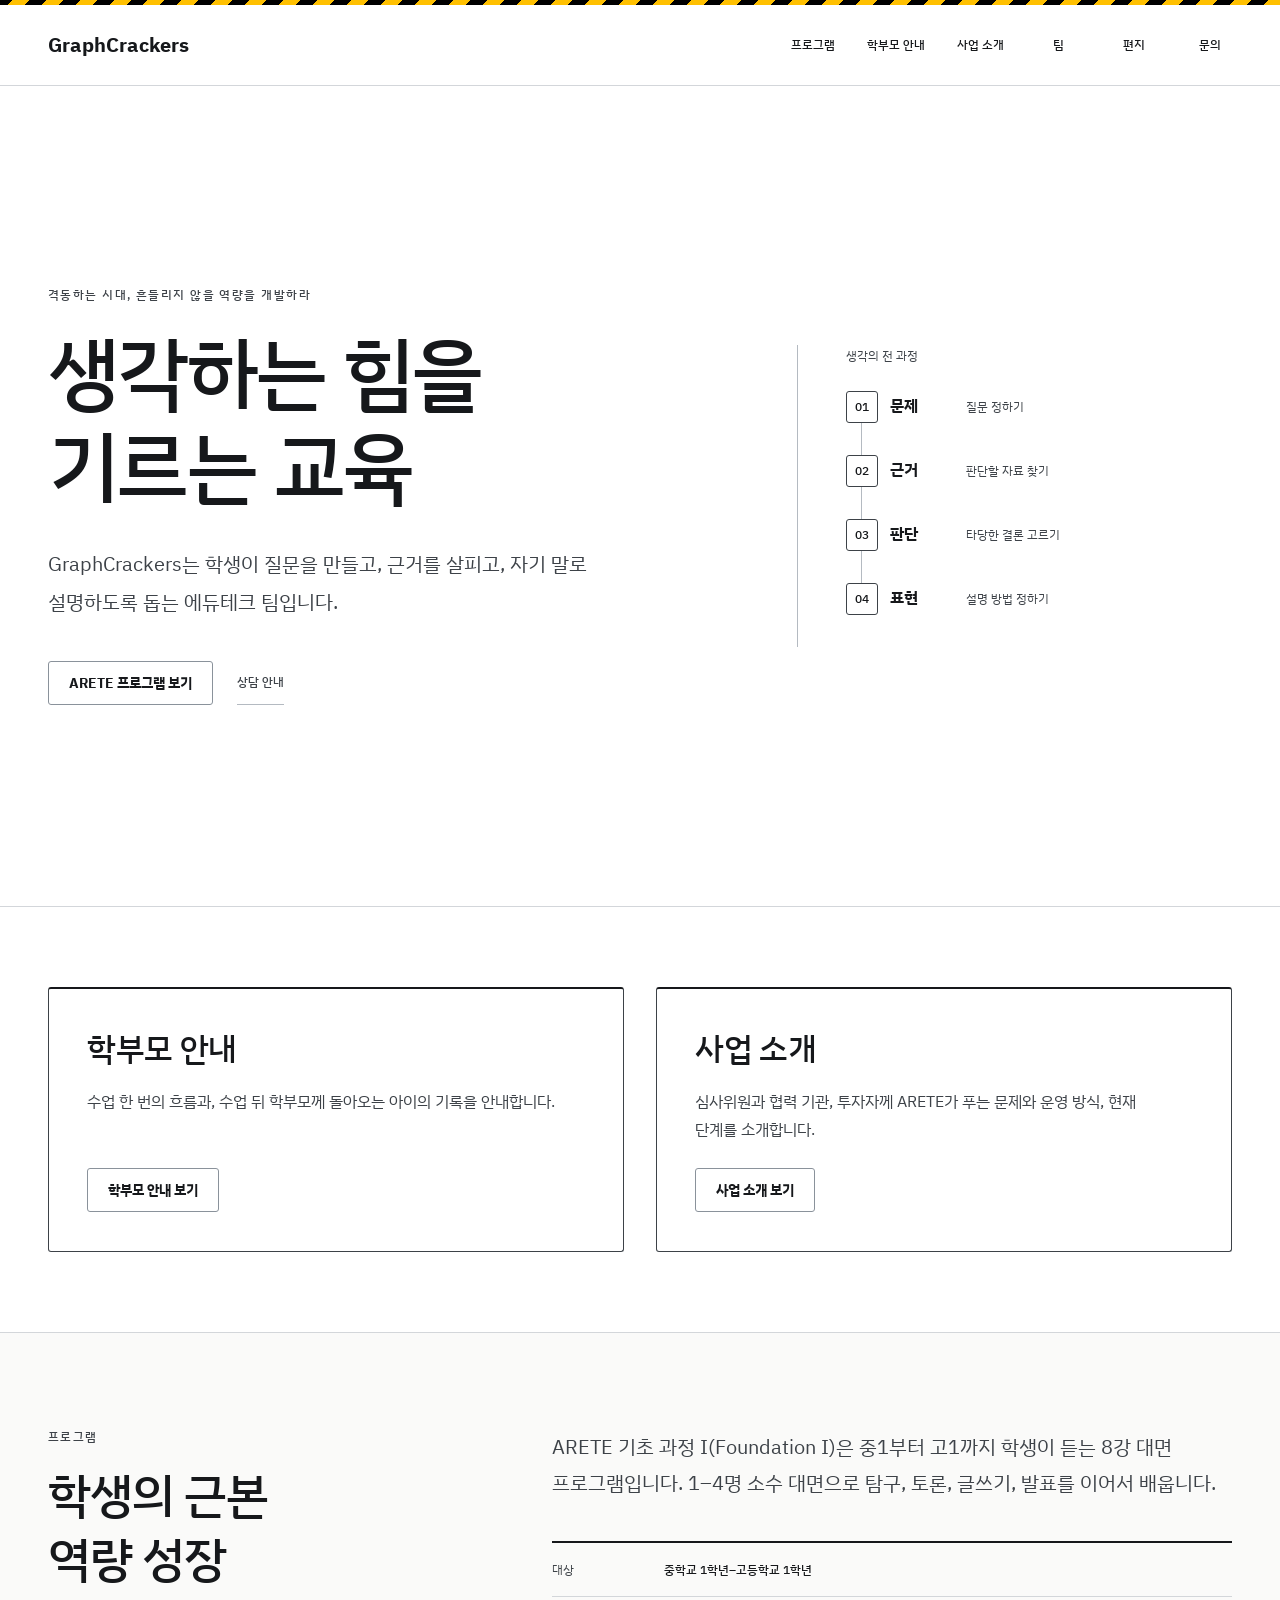
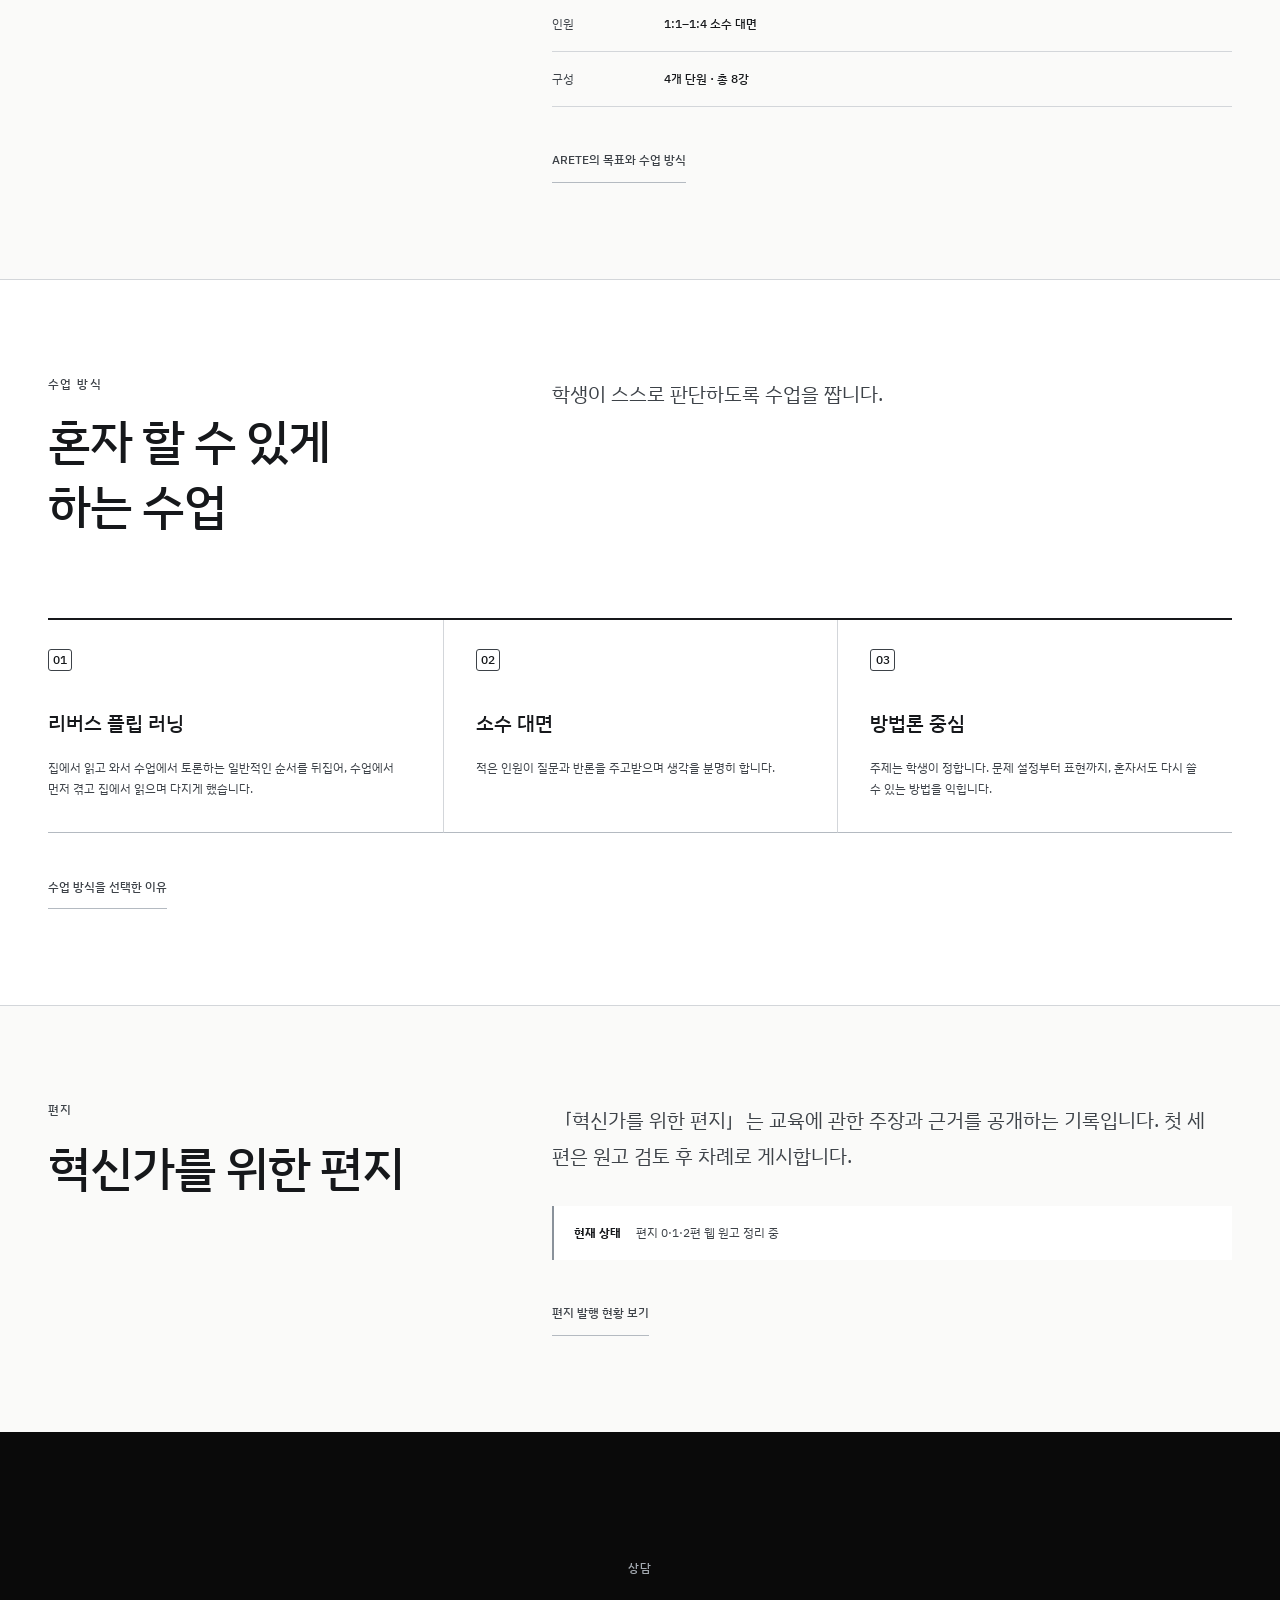
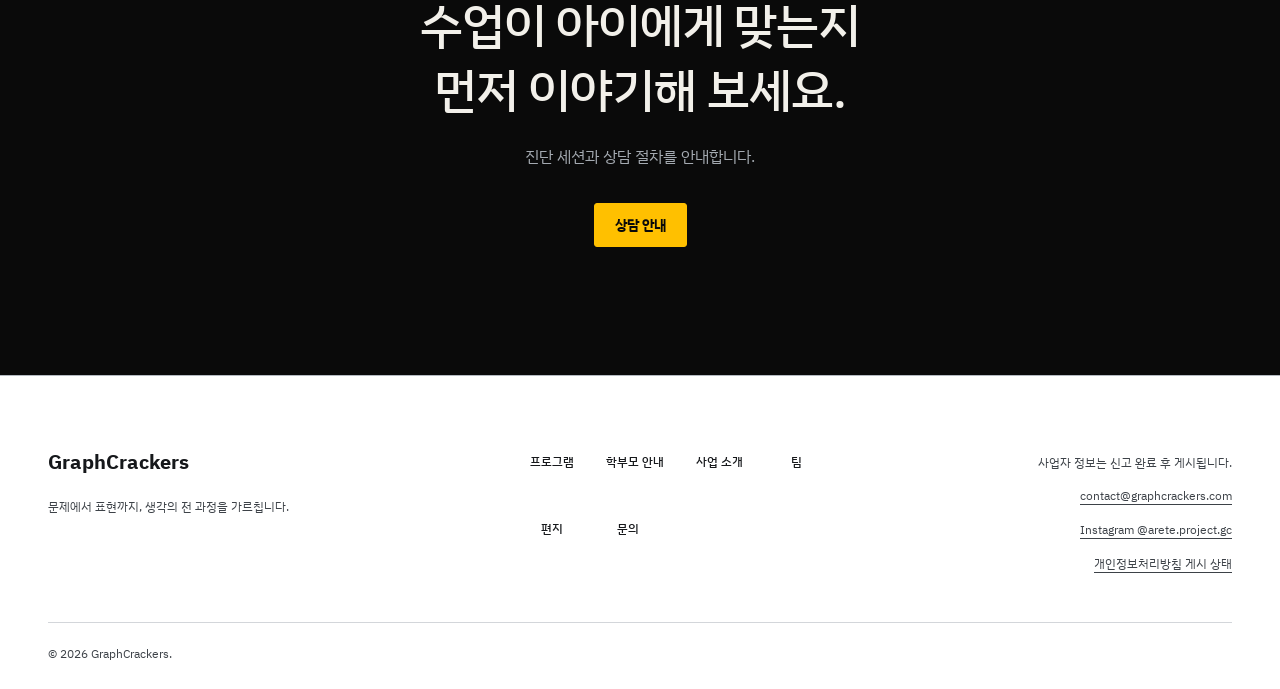
<file: index.html>
<!doctype html>
<html lang="ko">
<head>
  <meta charset="utf-8">
  <meta name="viewport" content="width=device-width, initial-scale=1">
  <title>GraphCrackers — 생각하는 힘을 기르는 교육</title>
  <meta name="description" content="GraphCrackers는 중학생과 고등학생이 문제를 정의하고, 근거를 살피고, 자기 말로 설명하는 힘을 기르도록 돕습니다.">
  <meta name="theme-color" content="#ffffff">
  <meta property="og:title" content="GraphCrackers — 생각하는 힘을 기르는 교육">
  <meta property="og:description" content="문제에서 표현까지, 생각의 전 과정을 가르칩니다.">
  <meta property="og:type" content="website">
  <meta property="og:locale" content="ko_KR">
  <meta property="og:url" content="https://graphcrackers.com/">
  <link rel="canonical" href="https://graphcrackers.com/">
  <link rel="icon" href="/assets/favicon.svg" type="image/svg+xml">
  <link rel="preconnect" href="https://fonts.googleapis.com">
  <link rel="preconnect" href="https://fonts.gstatic.com" crossorigin>
  <link rel="stylesheet" href="https://fonts.googleapis.com/css2?family=IBM+Plex+Sans+KR:wght@400;500;700&display=swap">
  <link rel="stylesheet" href="/assets/style.css">
  <link rel="stylesheet" href="/assets/intro.css">
</head>
<body>
  <a class="skip-link" href="#main">본문으로 건너뛰기</a>
  <header class="site-header">
    <div class="shell header-inner">
      <a class="brand" href="/" aria-label="GraphCrackers 홈">
        <span class="brand-primary">GraphCrackers</span>
      </a>
      <nav class="global-nav" aria-label="주요 메뉴"><a href="/arete/">프로그램</a><a href="/parents/">학부모 안내</a><a href="/business/">사업 소개</a><a href="/about/">팀</a><a href="/letters/">편지</a><a href="/contact/">문의</a>
      </nav>
    </div>
  </header>
  <main id="main">
    <section class="hero shell" aria-labelledby="hero-title">
      <div class="hero-copy">
        <p class="eyebrow">격동하는 시대, 흔들리지 않을 역량을 개발하라</p>
        <h1 id="hero-title">생각하는 힘을<br>기르는 교육</h1>
        <p class="hero-summary">GraphCrackers는 학생이 질문을 만들고, 근거를 살피고, 자기 말로 설명하도록 돕는 에듀테크 팀입니다.</p>
        <div class="actions" aria-label="바로 가기">
          <a class="button" href="/arete/">ARETE 프로그램 보기</a>
          <a class="text-link" href="/contact/">상담 안내</a>
        </div>
      </div>
      <figure class="thinking-map" aria-labelledby="thinking-map-title">
        <figcaption id="thinking-map-title">생각의 전 과정</figcaption>
        <ol>
          <li><span>01</span><strong>문제</strong><small>질문 정하기</small></li>
          <li><span>02</span><strong>근거</strong><small>판단할 자료 찾기</small></li>
          <li><span>03</span><strong>판단</strong><small>타당한 결론 고르기</small></li>
          <li><span>04</span><strong>표현</strong><small>설명 방법 정하기</small></li>
        </ol>
      </figure>
    </section>
    <section class="gateway">
      <div class="shell gateway-grid">
        <article class="gateway-card"><h2 class="gateway-title">학부모 안내</h2><p class="gateway-text">수업 한 번의 흐름과, 수업 뒤 학부모께 돌아오는 아이의 기록을 안내합니다.</p><a class="button button-quiet" href="/parents/">학부모 안내 보기</a></article>
        <article class="gateway-card"><h2 class="gateway-title">사업 소개</h2><p class="gateway-text">심사위원과 협력 기관, 투자자께 ARETE가 푸는 문제와 운영 방식, 현재 단계를 소개합니다.</p><a class="button button-quiet" href="/business/">사업 소개 보기</a></article>
      </div>
    </section>
    <section class="section section-paper" aria-labelledby="program-title">
      <div class="shell section-grid">
        <div class="section-heading"><p class="eyebrow">프로그램</p><h2 id="program-title">학생의 근본 역량 성장</h2></div>
        <div class="section-body">
          <p class="lead">ARETE 기초 과정 I(Foundation I)은 중1부터 고1까지 학생이 듣는 8강 대면 프로그램입니다. 1–4명 소수 대면으로 탐구, 토론, 글쓰기, 발표를 이어서 배웁니다.</p>
          <dl class="facts" aria-label="프로그램 요약">
            <div><dt>대상</dt><dd>중학교 1학년–고등학교 1학년</dd></div>
            <div><dt>인원</dt><dd>1:1–1:4 소수 대면</dd></div>
            <div><dt>구성</dt><dd>4개 단원 · 총 8강</dd></div>
          </dl>
          <a class="section-link" href="/arete/">ARETE의 목표와 수업 방식</a>
        </div>
      </div>
    </section>
    <section class="section" aria-labelledby="approach-title">
      <div class="shell">
        <div class="section-grid">
          <div class="section-heading"><p class="eyebrow">수업 방식</p><h2 id="approach-title">혼자 할 수 있게<br>하는 수업</h2></div>
          <p class="section-intro">학생이 스스로 판단하도록 수업을 짭니다.</p>
        </div>
        <ol class="principles">
          <li><span class="principle-number">01</span><h3>리버스 플립 러닝</h3><p>집에서 읽고 와서 수업에서 토론하는 일반적인 순서를 뒤집어, 수업에서 먼저 겪고 집에서 읽으며 다지게 했습니다.</p></li>
          <li><span class="principle-number">02</span><h3>소수 대면</h3><p>적은 인원이 질문과 반론을 주고받으며 생각을 분명히 합니다.</p></li>
          <li><span class="principle-number">03</span><h3>방법론 중심</h3><p>주제는 학생이 정합니다. 문제 설정부터 표현까지, 혼자서도 다시 쓸 수 있는 방법을 익힙니다.</p></li>
        </ol>
        <a class="section-link section-link-end" href="/arete/#method">수업 방식을 선택한 이유</a>
      </div>
    </section>
    <section class="section section-paper" aria-labelledby="letters-title">
      <div class="shell section-grid">
        <div class="section-heading"><p class="eyebrow">편지</p><h2 id="letters-title">혁신가를 위한 편지</h2></div>
        <div class="section-body">
          <p class="lead">「혁신가를 위한 편지」는 교육에 관한 주장과 근거를 공개하는 기록입니다. 첫 세 편은 원고 검토 후 차례로 게시합니다.</p>
          <div class="notice" role="note"><p><strong>현재 상태</strong> 편지 0·1·2편 웹 원고 정리 중</p></div>
          <a class="section-link" href="/letters/">편지 발행 현황 보기</a>
        </div>
      </div>
    </section>
    <section class="closing" aria-labelledby="closing-title">
      <div class="shell closing-inner">
        <p class="eyebrow">상담</p>
        <h2 id="closing-title">수업이 아이에게 맞는지<br>먼저 이야기해 보세요.</h2>
        <p>진단 세션과 상담 절차를 안내합니다.</p>
        <a class="button" href="/contact/">상담 안내</a>
      </div>
    </section>
  </main>
  <footer class="site-footer">
    <div class="shell footer-grid">
      <div><a class="brand footer-brand" href="/">GraphCrackers</a><p>문제에서 표현까지, 생각의 전 과정을 가르칩니다.</p></div>
      <nav class="footer-nav" aria-label="하단 메뉴"><a href="/arete/">프로그램</a><a href="/parents/">학부모 안내</a><a href="/business/">사업 소개</a><a href="/about/">팀</a><a href="/letters/">편지</a><a href="/contact/">문의</a></nav>
      <div class="business-info">
        <p>사업자 정보는 신고 완료 후 게시됩니다.</p>
        <a href="mailto:contact@graphcrackers.com">contact@graphcrackers.com</a>
        <a href="https://www.instagram.com/arete.project.gc/" target="_blank" rel="me noopener noreferrer">Instagram @arete.project.gc</a><a href="/privacy/">개인정보처리방침 게시 상태</a>
      </div>
    </div>
    <div class="shell copyright">© 2026 GraphCrackers.</div>
  </footer>
</body>
</html>
</file>
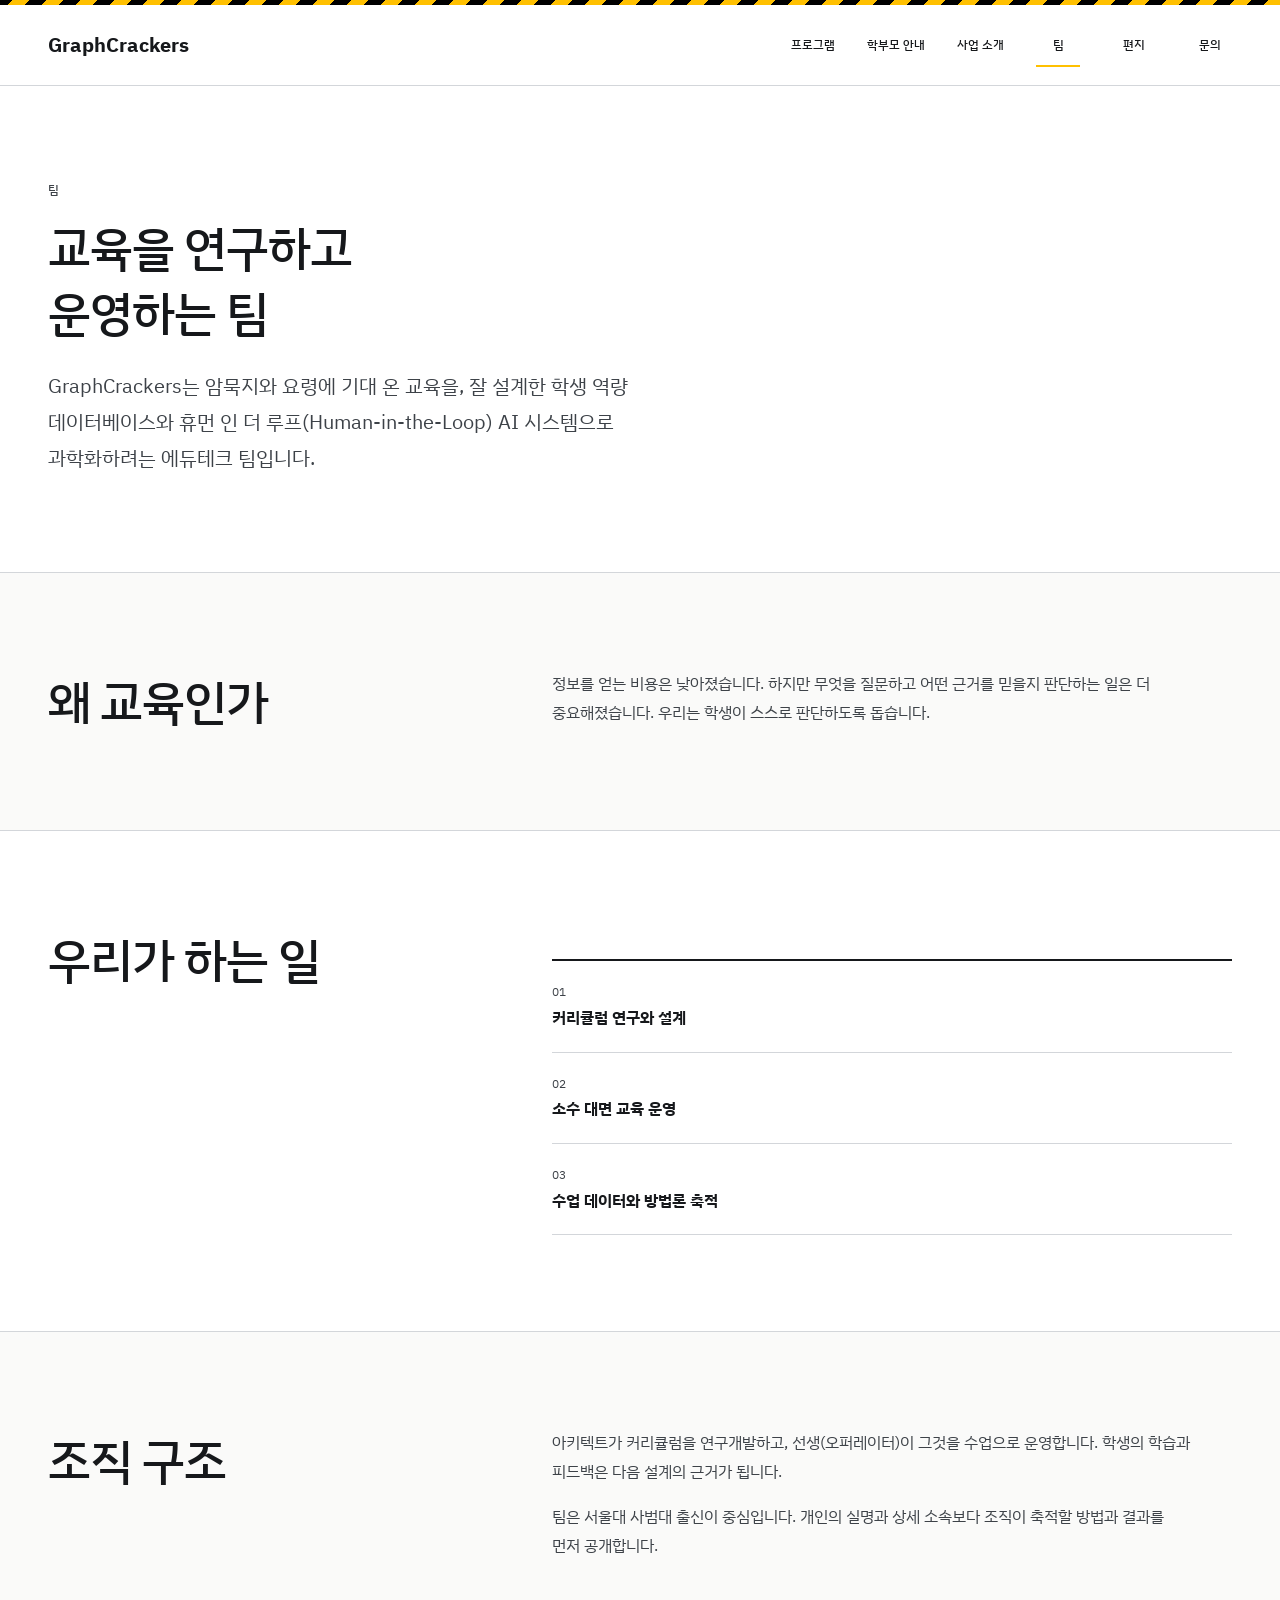
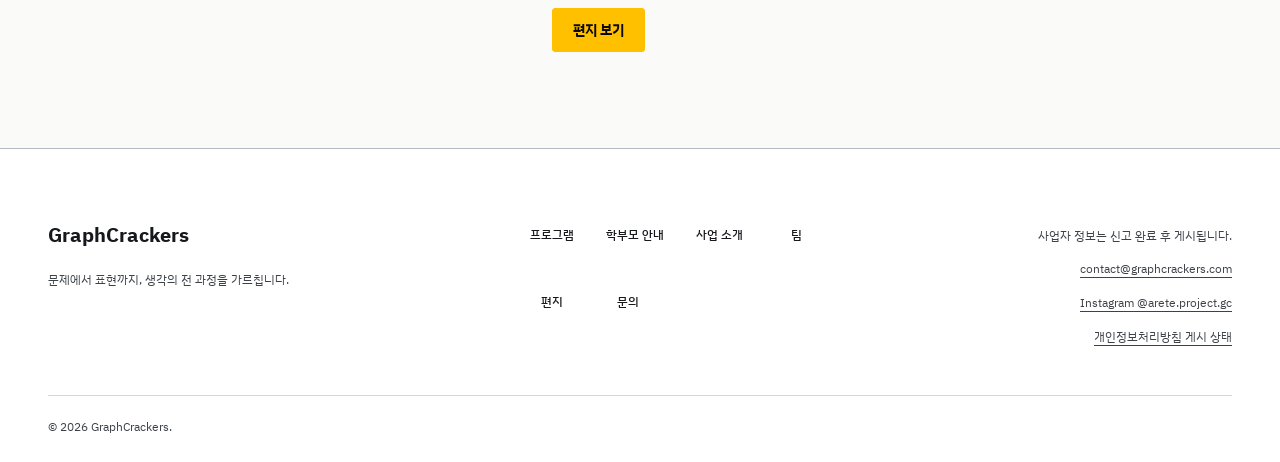
<file: about/index.html>
<!doctype html>
<html lang="ko">
<head>
  <meta charset="utf-8"><meta name="viewport" content="width=device-width, initial-scale=1"><meta name="theme-color" content="#ffffff">
  <title>팀 — GraphCrackers</title><meta name="description" content="GraphCrackers가 교육을 연구하고 운영하는 이유와 조직 구조를 소개합니다.">
  <link rel="canonical" href="https://graphcrackers.com/about/">
  <link rel="icon" href="/assets/favicon.svg" type="image/svg+xml">
  <link rel="preconnect" href="https://fonts.googleapis.com"><link rel="preconnect" href="https://fonts.gstatic.com" crossorigin>
  <link rel="stylesheet" href="https://fonts.googleapis.com/css2?family=IBM+Plex+Sans+KR:wght@400;500;700&display=swap"><link rel="stylesheet" href="/assets/style.css">
</head>
<body>
  <a class="skip-link" href="#main">본문으로 건너뛰기</a>
  <header class="site-header"><div class="shell header-inner"><a class="brand" href="/" aria-label="GraphCrackers 홈"><span class="brand-primary">GraphCrackers</span></a><nav class="global-nav" aria-label="주요 메뉴"><a href="/arete/">프로그램</a><a href="/parents/">학부모 안내</a><a href="/business/">사업 소개</a><a href="/about/" aria-current="page">팀</a><a href="/letters/">편지</a><a href="/contact/">문의</a></nav></div></header>
  <main id="main">
    <header class="page-hero shell"><p class="eyebrow">팀</p><h1 class="page-title">교육을 연구하고 운영하는 팀</h1><p class="page-summary">GraphCrackers는 암묵지와 요령에 기대 온 교육을, 잘 설계한 학생 역량 데이터베이스와 휴먼 인 더 루프(Human-in-the-Loop) AI 시스템으로 과학화하려는 에듀테크 팀입니다.</p></header>
    <section class="section section-paper"><div class="shell section-grid"><div class="section-heading"><h2>왜 교육인가</h2></div><div class="prose"><p>정보를 얻는 비용은 낮아졌습니다. 하지만 무엇을 질문하고 어떤 근거를 믿을지 판단하는 일은 더 중요해졌습니다. 우리는 학생이 스스로 판단하도록 돕습니다.</p></div></div></section>
    <section class="section"><div class="shell section-grid"><div class="section-heading"><h2>우리가 하는 일</h2></div><ol class="status-list"><li><span>01</span><strong>커리큘럼 연구와 설계</strong></li><li><span>02</span><strong>소수 대면 교육 운영</strong></li><li><span>03</span><strong>수업 데이터와 방법론 축적</strong></li></ol></div></section>
    <section class="section section-paper"><div class="shell section-grid"><div class="section-heading"><h2>조직 구조</h2></div><div class="prose"><p>아키텍트가 커리큘럼을 연구개발하고, 선생(오퍼레이터)이 그것을 수업으로 운영합니다. 학생의 학습과 피드백은 다음 설계의 근거가 됩니다.</p><p>팀은 서울대 사범대 출신이 중심입니다. 개인의 실명과 상세 소속보다 조직이 축적할 방법과 결과를 먼저 공개합니다.</p><a class="button back-to-top" href="/letters/">편지 보기</a></div></div></section>
  </main>
  <footer class="site-footer"><div class="shell footer-grid"><div><a class="brand footer-brand" href="/">GraphCrackers</a><p>문제에서 표현까지, 생각의 전 과정을 가르칩니다.</p></div><nav class="footer-nav" aria-label="하단 메뉴"><a href="/arete/">프로그램</a><a href="/parents/">학부모 안내</a><a href="/business/">사업 소개</a><a href="/about/">팀</a><a href="/letters/">편지</a><a href="/contact/">문의</a></nav><div class="business-info"><p>사업자 정보는 신고 완료 후 게시됩니다.</p><a href="mailto:contact@graphcrackers.com">contact@graphcrackers.com</a><a href="https://www.instagram.com/arete.project.gc/" target="_blank" rel="me noopener noreferrer">Instagram @arete.project.gc</a><a href="/privacy/">개인정보처리방침 게시 상태</a></div></div><div class="shell copyright">© 2026 GraphCrackers.</div></footer>
</body>
</html>
</file>
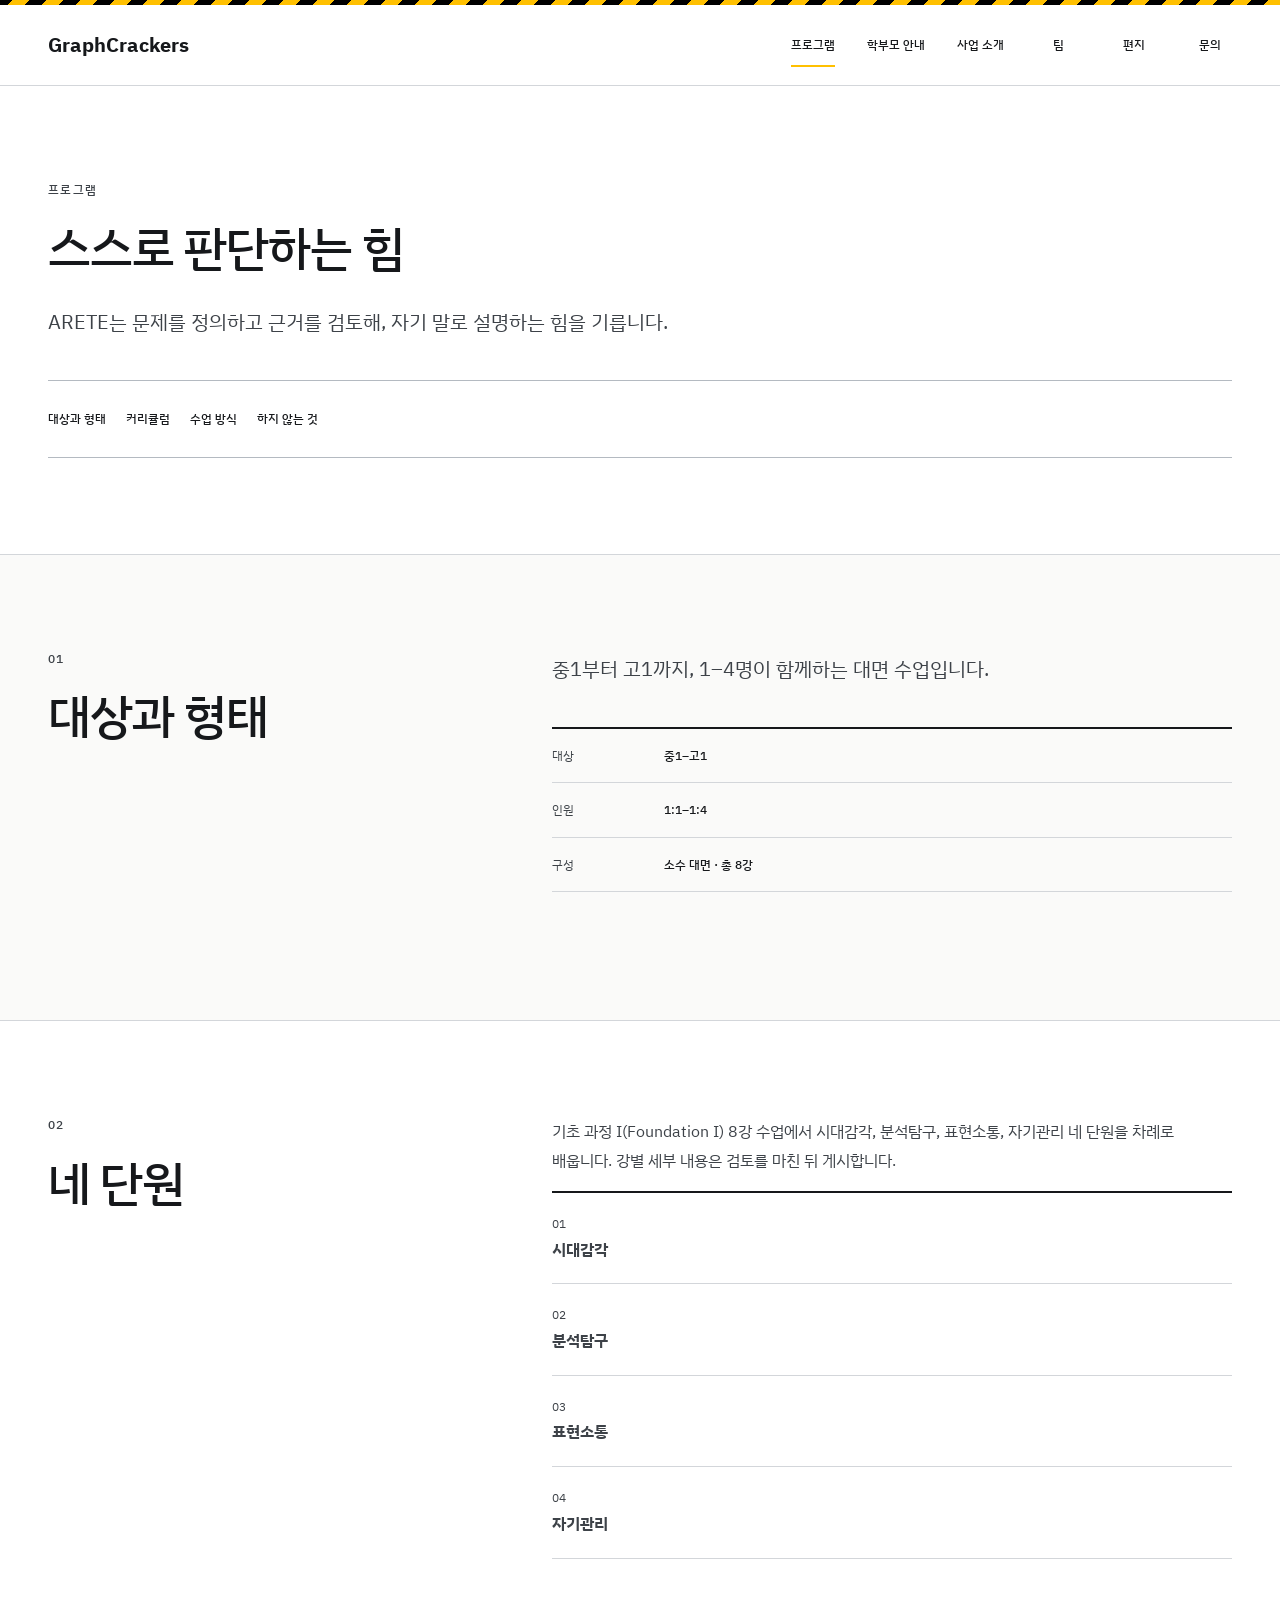
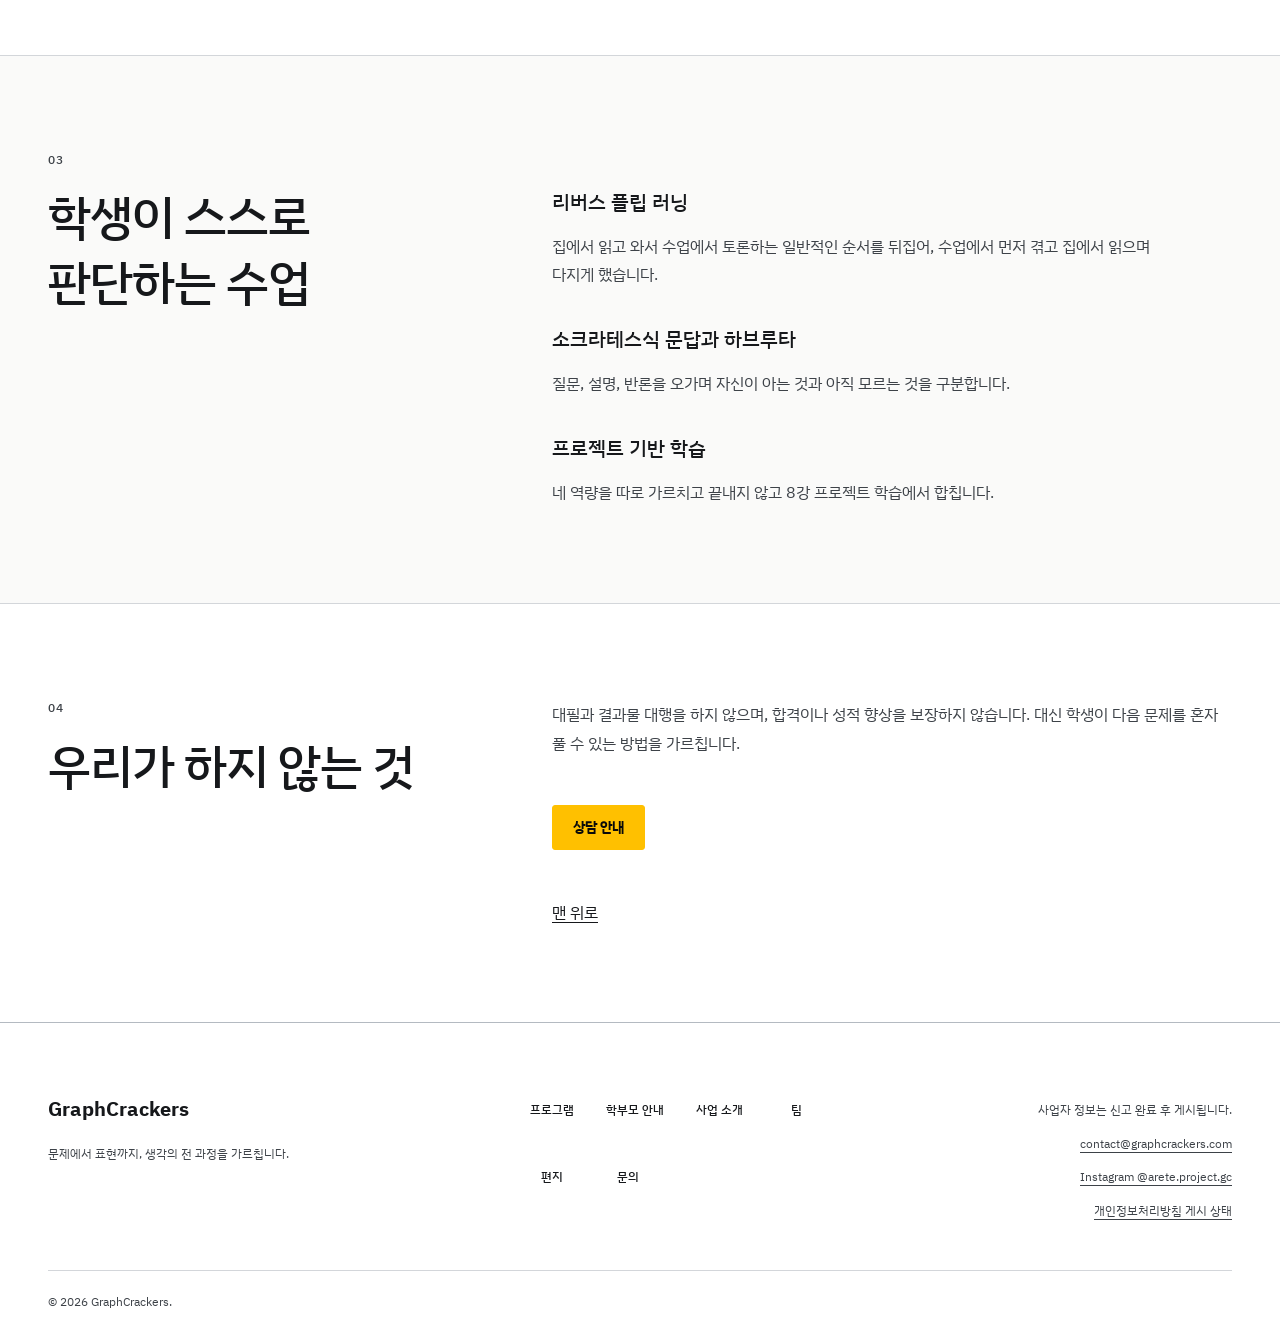
<file: arete/index.html>
<!doctype html>
<html lang="ko">
<head>
  <meta charset="utf-8">
  <meta name="viewport" content="width=device-width, initial-scale=1">
  <meta name="theme-color" content="#ffffff">
  <title>ARETE 프로그램 — GraphCrackers</title>
  <meta name="description" content="중1–고1 학생이 문제 설정부터 발표까지 생각의 전 과정을 연습하는 소수 대면 교육 프로그램입니다.">
  <link rel="canonical" href="https://graphcrackers.com/arete/">
  <link rel="icon" href="/assets/favicon.svg" type="image/svg+xml">
  <link rel="preconnect" href="https://fonts.googleapis.com">
  <link rel="preconnect" href="https://fonts.gstatic.com" crossorigin>
  <link rel="stylesheet" href="https://fonts.googleapis.com/css2?family=IBM+Plex+Sans+KR:wght@400;500;700&display=swap">
  <link rel="stylesheet" href="/assets/style.css">
</head>
<body>
  <a class="skip-link" href="#main">본문으로 건너뛰기</a>
  <header class="site-header"><div class="shell header-inner">
    <a class="brand" href="/" aria-label="GraphCrackers 홈"><span class="brand-primary">GraphCrackers</span></a>
    <nav class="global-nav" aria-label="주요 메뉴"><a href="/arete/" aria-current="page">프로그램</a><a href="/parents/">학부모 안내</a><a href="/business/">사업 소개</a><a href="/about/">팀</a><a href="/letters/">편지</a><a href="/contact/">문의</a></nav>
  </div></header>
  <main id="main">
    <header class="page-hero shell">
      <p class="eyebrow">프로그램</p>
      <h1 class="page-title">스스로 판단하는 힘</h1>
      <p class="page-summary">ARETE는 문제를 정의하고 근거를 검토해, 자기 말로 설명하는 힘을 기릅니다.</p>
      <nav class="toc" aria-label="페이지 목차"><a href="#format">대상과 형태</a><a href="#curriculum">커리큘럼</a><a href="#method">수업 방식</a><a href="#boundaries">하지 않는 것</a></nav>
    </header>
    <section class="section section-paper" id="format"><div class="shell section-grid">
      <div class="section-heading"><p class="eyebrow">01</p><h2>대상과 형태</h2></div>
      <div class="section-body"><p class="lead">중1부터 고1까지, 1–4명이 함께하는 대면 수업입니다.</p>
        <dl class="facts"><div><dt>대상</dt><dd>중1–고1</dd></div><div><dt>인원</dt><dd>1:1–1:4</dd></div><div><dt>구성</dt><dd>소수 대면 · 총 8강</dd></div></dl>
      </div>
    </div></section>
    <section class="section" id="curriculum"><div class="shell section-grid">
      <div class="section-heading"><p class="eyebrow">02</p><h2>네 단원</h2></div>
      <div class="prose"><p>기초 과정 I(Foundation I) 8강 수업에서 시대감각, 분석탐구, 표현소통, 자기관리 네 단원을 차례로 배웁니다. 강별 세부 내용은 검토를 마친 뒤 게시합니다.</p>
        <ol class="status-list"><li><span>01</span><strong>시대감각</strong></li><li><span>02</span><strong>분석탐구</strong></li><li><span>03</span><strong>표현소통</strong></li><li><span>04</span><strong>자기관리</strong></li></ol>
      </div>
    </div></section>
    <section class="section section-paper" id="method"><div class="shell section-grid">
      <div class="section-heading"><p class="eyebrow">03</p><h2>학생이 스스로 판단하는 수업</h2></div>
      <div class="prose">
        <h3>리버스 플립 러닝</h3><p>집에서 읽고 와서 수업에서 토론하는 일반적인 순서를 뒤집어, 수업에서 먼저 겪고 집에서 읽으며 다지게 했습니다.</p>
        <h3>소크라테스식 문답과 하브루타</h3><p>질문, 설명, 반론을 오가며 자신이 아는 것과 아직 모르는 것을 구분합니다.</p>
        <h3>프로젝트 기반 학습</h3><p>네 역량을 따로 가르치고 끝내지 않고 8강 프로젝트 학습에서 합칩니다.</p>
      </div>
    </div></section>
    <section class="section" id="boundaries"><div class="shell section-grid">
      <div class="section-heading"><p class="eyebrow">04</p><h2>우리가 하지 않는 것</h2></div>
      <div class="prose"><p>대필과 결과물 대행을 하지 않으며, 합격이나 성적 향상을 보장하지 않습니다. 대신 학생이 다음 문제를 혼자 풀 수 있는 방법을 가르칩니다.</p>
        <a class="button back-to-top" href="/contact/">상담 안내</a><p class="back-to-top"><a href="#main">맨 위로</a></p>
      </div>
    </div></section>
  </main>
  <footer class="site-footer"><div class="shell footer-grid">
    <div><a class="brand footer-brand" href="/">GraphCrackers</a><p>문제에서 표현까지, 생각의 전 과정을 가르칩니다.</p></div>
    <nav class="footer-nav" aria-label="하단 메뉴"><a href="/arete/">프로그램</a><a href="/parents/">학부모 안내</a><a href="/business/">사업 소개</a><a href="/about/">팀</a><a href="/letters/">편지</a><a href="/contact/">문의</a></nav>
    <div class="business-info"><p>사업자 정보는 신고 완료 후 게시됩니다.</p><a href="mailto:contact@graphcrackers.com">contact@graphcrackers.com</a><a href="https://www.instagram.com/arete.project.gc/" target="_blank" rel="me noopener noreferrer">Instagram @arete.project.gc</a><a href="/privacy/">개인정보처리방침 게시 상태</a></div>
  </div><div class="shell copyright">© 2026 GraphCrackers.</div></footer>
</body>
</html>
</file>
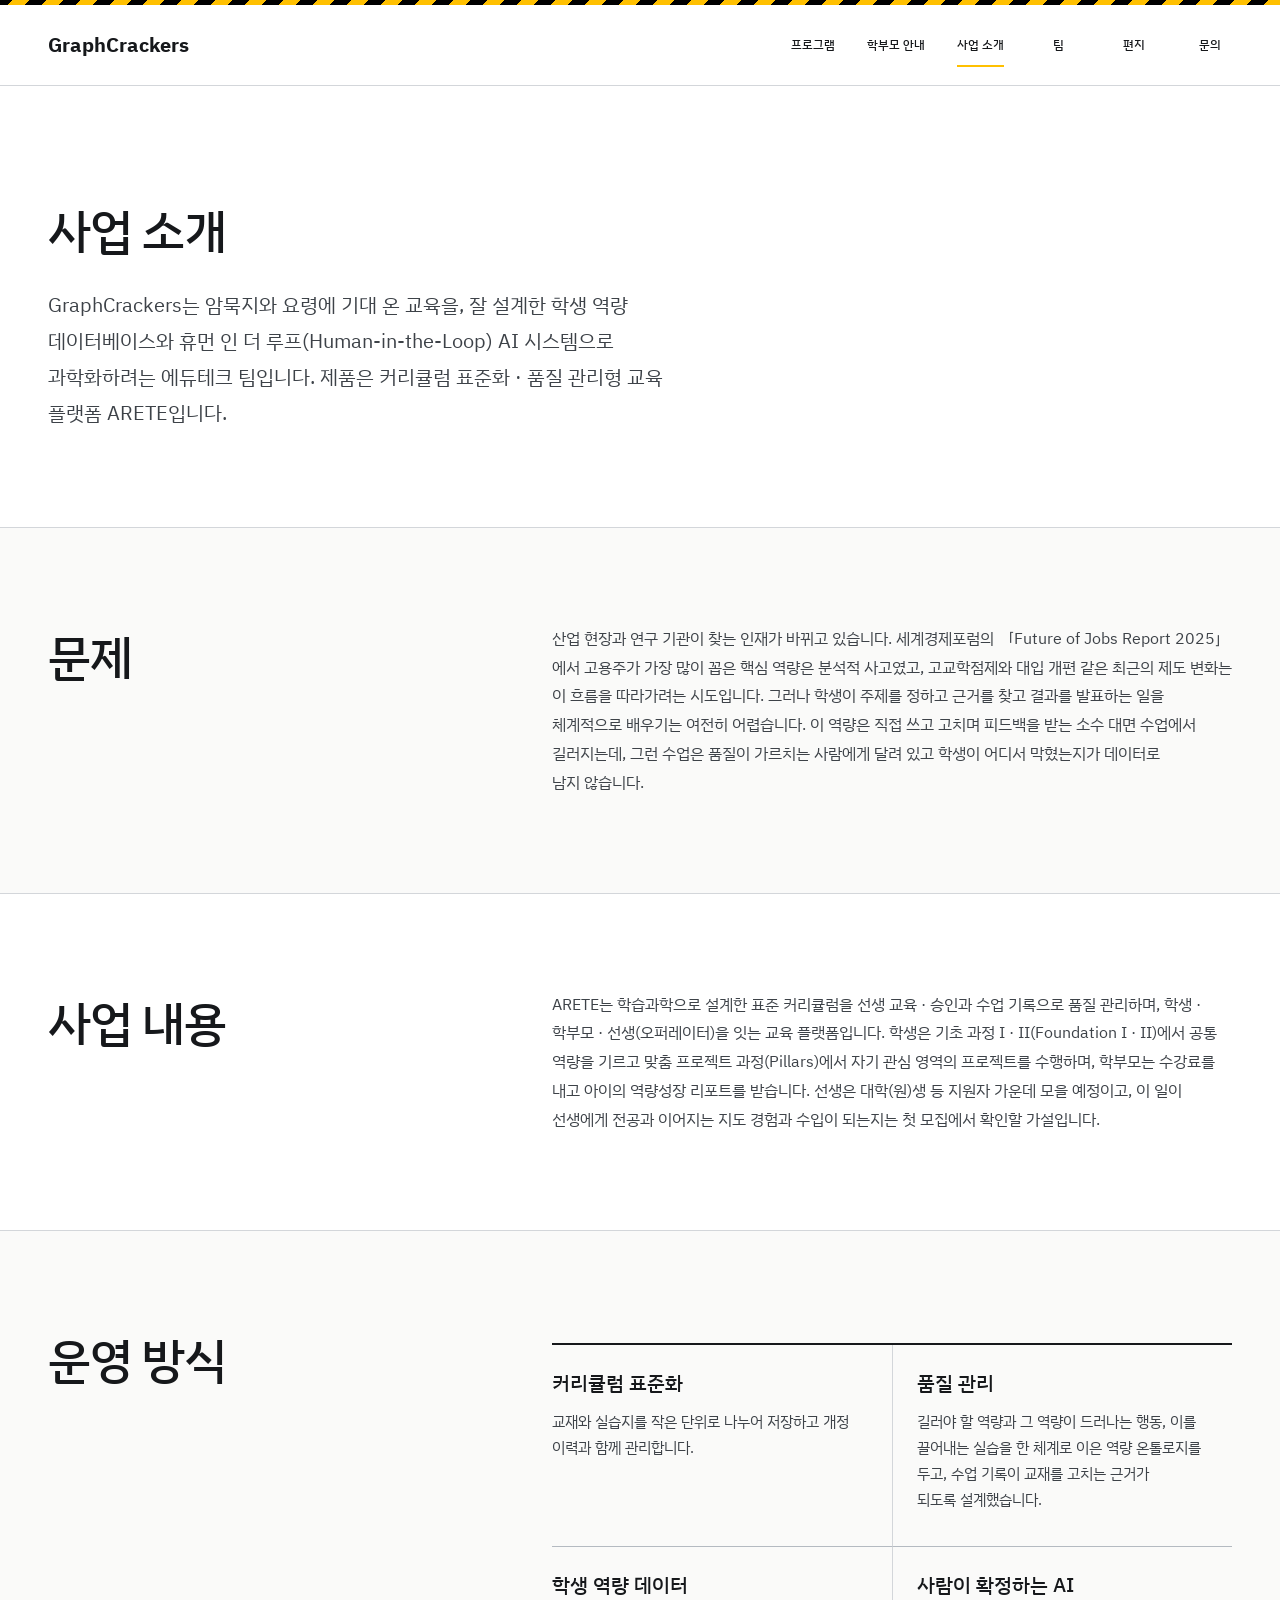
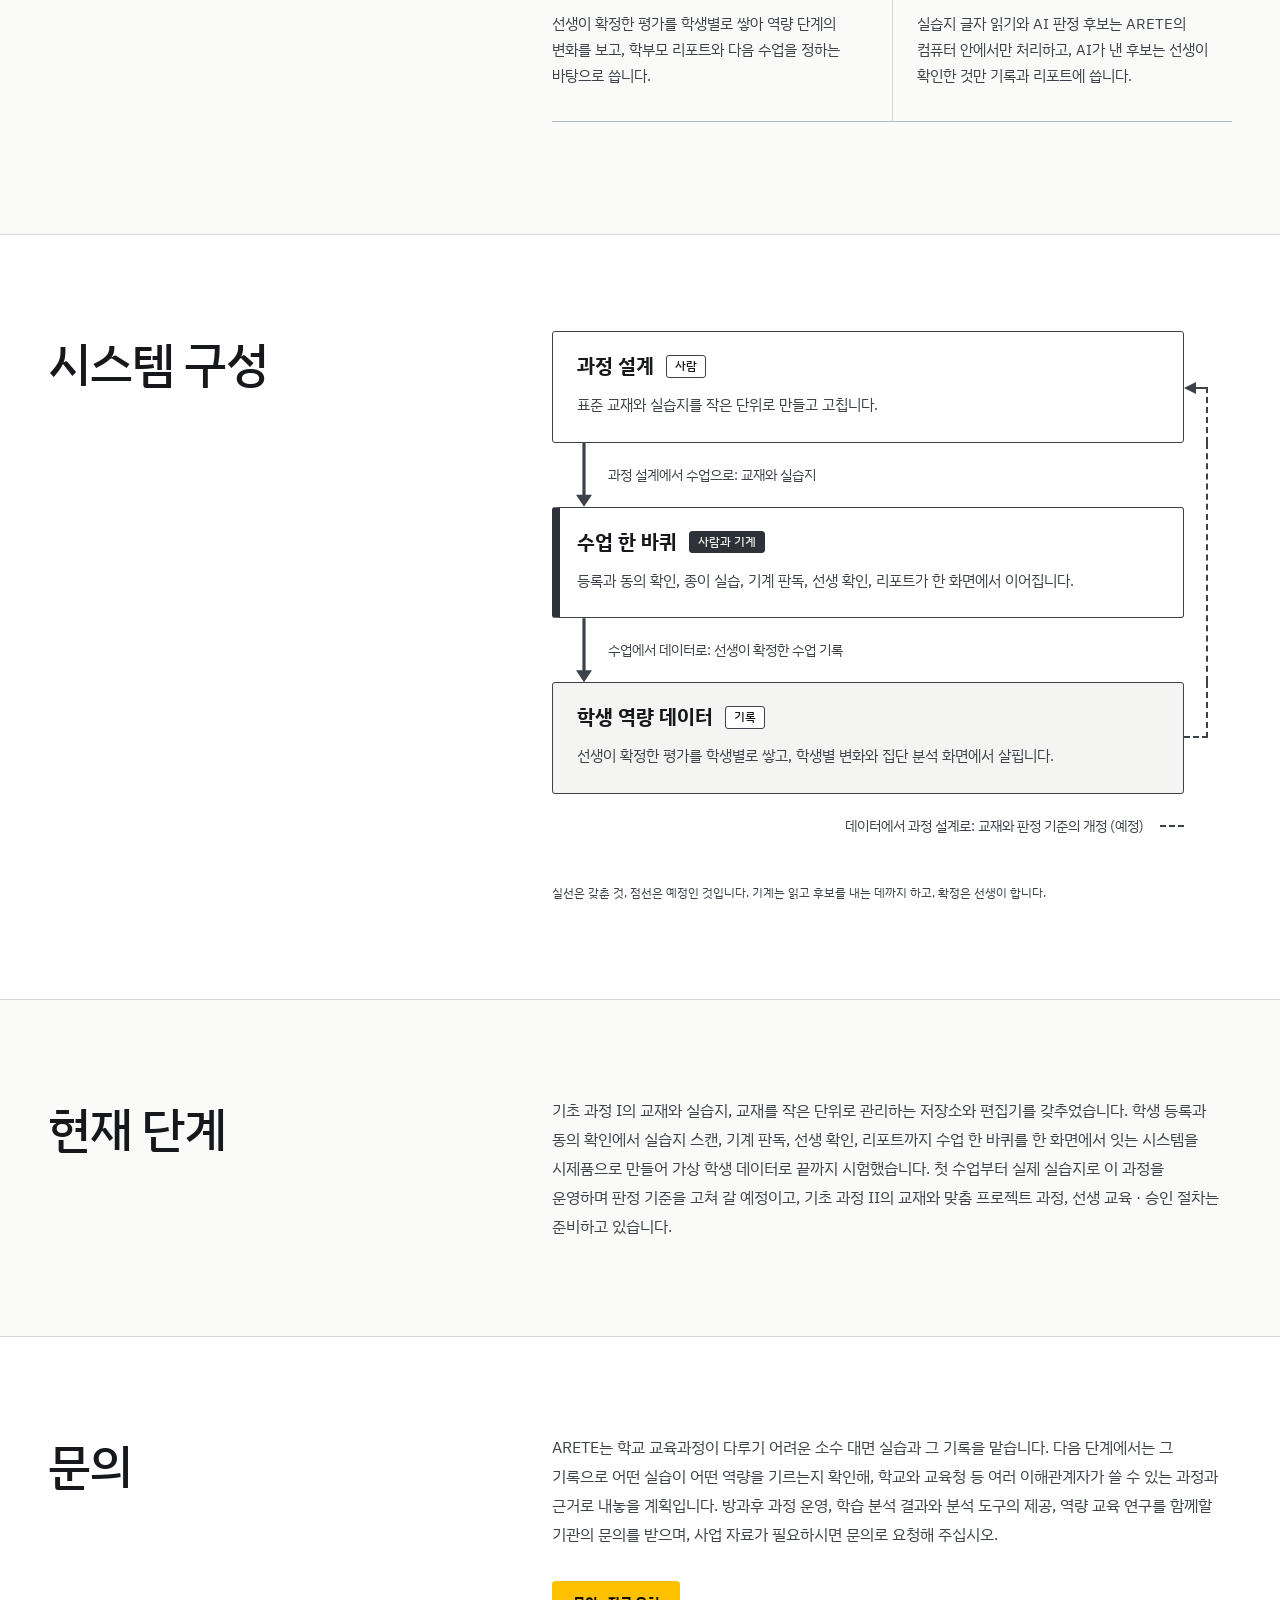
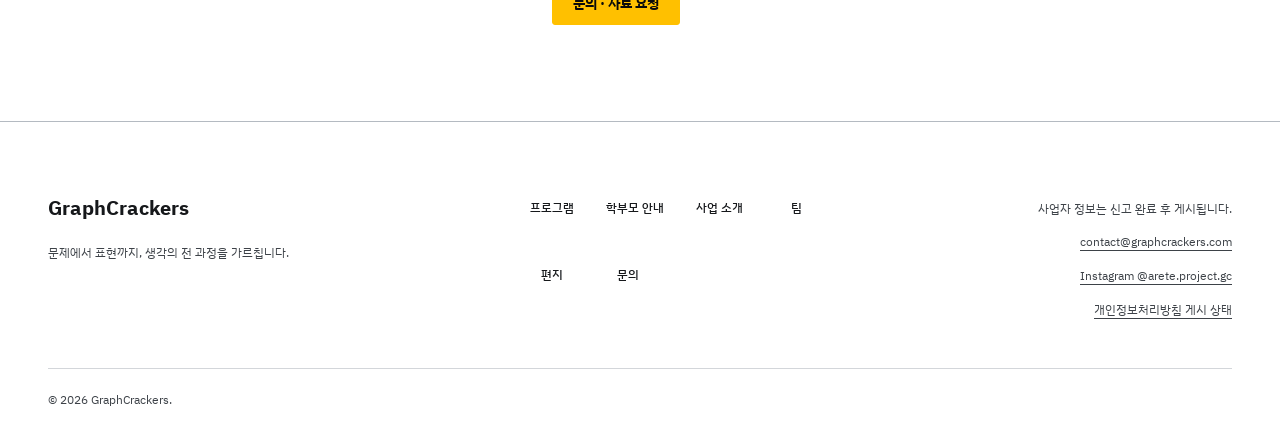
<file: business/index.html>
<!doctype html>
<html lang="ko">
<head>
  <meta charset="utf-8">
  <meta name="viewport" content="width=device-width, initial-scale=1">
  <meta name="theme-color" content="#ffffff">
  <title>사업 소개 — GraphCrackers</title>
  <meta name="description" content="GraphCrackers는 암묵지와 요령에 기대 온 교육을, 잘 설계한 학생 역량 데이터베이스와 휴먼 인 더 루프(Human-in-the-Loop) AI 시스템으로 과학화하려는 에듀테크 팀입니다. 제품은 커리큘럼 표준화 · 품질 관리형 교육 플랫폼 ARETE입니다.">
  <link rel="canonical" href="https://graphcrackers.com/business/">
  <link rel="icon" href="/assets/favicon.svg" type="image/svg+xml">
  <link rel="preconnect" href="https://fonts.googleapis.com">
  <link rel="preconnect" href="https://fonts.gstatic.com" crossorigin>
  <link rel="stylesheet" href="https://fonts.googleapis.com/css2?family=IBM+Plex+Sans+KR:wght@400;500;700&display=swap">
  <link rel="stylesheet" href="/assets/style.css">
  <link rel="stylesheet" href="/assets/intro.css">
</head>
<body>
  <a class="skip-link" href="#main">본문으로 건너뛰기</a>
  <header class="site-header"><div class="shell header-inner">
    <a class="brand" href="/" aria-label="GraphCrackers 홈"><span class="brand-primary">GraphCrackers</span></a>
    <nav class="global-nav" aria-label="주요 메뉴"><a href="/arete/">프로그램</a><a href="/parents/">학부모 안내</a><a href="/business/" aria-current="page">사업 소개</a><a href="/about/">팀</a><a href="/letters/">편지</a><a href="/contact/">문의</a></nav>
  </div></header>
  <main id="main">
    <header class="page-hero shell">
      <h1 class="page-title">사업 소개</h1>
      <p class="page-summary">GraphCrackers는 암묵지와 요령에 기대 온 교육을, 잘 설계한 학생 역량 데이터베이스와 휴먼 인 더 루프(Human-in-the-Loop) AI 시스템으로 과학화하려는 에듀테크 팀입니다. 제품은 커리큘럼 표준화 · 품질 관리형 교육 플랫폼 ARETE입니다.</p>
    </header>
    <section class="section section-paper" id="problem" aria-labelledby="problem-title"><div class="shell section-grid">
      <div class="section-heading"><h2 id="problem-title">문제</h2></div>
      <div class="prose"><p>산업 현장과 연구 기관이 찾는 인재가 바뀌고 있습니다. 세계경제포럼의 「Future of Jobs Report 2025」에서 고용주가 가장 많이 꼽은 핵심 역량은 분석적 사고였고, 고교학점제와 대입 개편 같은 최근의 제도 변화는 이 흐름을 따라가려는 시도입니다. 그러나 학생이 주제를 정하고 근거를 찾고 결과를 발표하는 일을 체계적으로 배우기는 여전히 어렵습니다. 이 역량은 직접 쓰고 고치며 피드백을 받는 소수 대면 수업에서 길러지는데, 그런 수업은 품질이 가르치는 사람에게 달려 있고 학생이 어디서 막혔는지가 데이터로 남지 않습니다.</p></div>
    </div></section>
    <section class="section" id="business" aria-labelledby="business-title"><div class="shell section-grid">
      <div class="section-heading"><h2 id="business-title">사업 내용</h2></div>
      <div class="prose"><p>ARETE는 학습과학으로 설계한 표준 커리큘럼을 선생 교육 · 승인과 수업 기록으로 품질 관리하며, 학생 · 학부모 · 선생(오퍼레이터)을 잇는 교육 플랫폼입니다. 학생은 기초 과정 I · II(Foundation I · II)에서 공통 역량을 기르고 맞춤 프로젝트 과정(Pillars)에서 자기 관심 영역의 프로젝트를 수행하며, 학부모는 수강료를 내고 아이의 역량성장 리포트를 받습니다. 선생은 대학(원)생 등 지원자 가운데 모을 예정이고, 이 일이 선생에게 전공과 이어지는 지도 경험과 수입이 되는지는 첫 모집에서 확인할 가설입니다.</p></div>
    </div></section>
    <section class="section section-paper" id="operation" aria-labelledby="operation-title"><div class="shell section-grid">
      <div class="section-heading"><h2 id="operation-title">운영 방식</h2></div>
      <ul class="intro-points">
        <li><h3>커리큘럼 표준화</h3><p>교재와 실습지를 작은 단위로 나누어 저장하고 개정 이력과 함께 관리합니다.</p></li>
        <li><h3>품질 관리</h3><p>길러야 할 역량과 그 역량이 드러나는 행동, 이를 끌어내는 실습을 한 체계로 이은 역량 온톨로지를 두고, 수업 기록이 교재를 고치는 근거가 되도록 설계했습니다.</p></li>
        <li><h3>학생 역량 데이터</h3><p>선생이 확정한 평가를 학생별로 쌓아 역량 단계의 변화를 보고, 학부모 리포트와 다음 수업을 정하는 바탕으로 씁니다.</p></li>
        <li><h3>사람이 확정하는 AI</h3><p>실습지 글자 읽기와 AI 판정 후보는 ARETE의 컴퓨터 안에서만 처리하고, AI가 낸 후보는 선생이 확인한 것만 기록과 리포트에 씁니다.</p></li>
      </ul>
    </div></section>
    <section class="section" id="system" aria-labelledby="system-title"><div class="shell section-grid">
      <div class="section-heading"><h2 id="system-title">시스템 구성</h2></div>
      <figure class="system-figure">
        <div class="system">
          <div class="layer layer-human"><div class="layer-head"><h3>과정 설계</h3><span class="who">사람</span></div><p>표준 교재와 실습지를 작은 단위로 만들고 고칩니다.</p></div>
          <p class="link">과정 설계에서 수업으로: 교재와 실습지</p>
          <div class="layer layer-mixed"><div class="layer-head"><h3>수업 한 바퀴</h3><span class="who who-machine">사람과 기계</span></div><p>등록과 동의 확인, 종이 실습, 기계 판독, 선생 확인, 리포트가 한 화면에서 이어집니다.</p></div>
          <p class="link">수업에서 데이터로: 선생이 확정한 수업 기록</p>
          <div class="layer layer-record"><div class="layer-head"><h3>학생 역량 데이터</h3><span class="who">기록</span></div><p>선생이 확정한 평가를 학생별로 쌓고, 학생별 변화와 집단 분석 화면에서 살핍니다.</p></div>
          <p class="link link-planned">데이터에서 과정 설계로: 교재와 판정 기준의 개정 (예정)</p>
          <span class="loop loop-top" aria-hidden="true"></span>
          <span class="loop loop-mid" aria-hidden="true"></span>
          <span class="loop loop-bottom" aria-hidden="true"></span>
        </div>
        <figcaption>실선은 갖춘 것, 점선은 예정인 것입니다. 기계는 읽고 후보를 내는 데까지 하고, 확정은 선생이 합니다.</figcaption>
      </figure>
    </div></section>
    <section class="section section-paper" id="stage" aria-labelledby="stage-title"><div class="shell section-grid">
      <div class="section-heading"><h2 id="stage-title">현재 단계</h2></div>
      <div class="prose"><p>기초 과정 I의 교재와 실습지, 교재를 작은 단위로 관리하는 저장소와 편집기를 갖추었습니다. 학생 등록과 동의 확인에서 실습지 스캔, 기계 판독, 선생 확인, 리포트까지 수업 한 바퀴를 한 화면에서 잇는 시스템을 시제품으로 만들어 가상 학생 데이터로 끝까지 시험했습니다. 첫 수업부터 실제 실습지로 이 과정을 운영하며 판정 기준을 고쳐 갈 예정이고, 기초 과정 II의 교재와 맞춤 프로젝트 과정, 선생 교육 · 승인 절차는 준비하고 있습니다.</p></div>
    </div></section>
    <section class="section" id="inquiry" aria-labelledby="inquiry-title"><div class="shell section-grid">
      <div class="section-heading"><h2 id="inquiry-title">문의</h2></div>
      <div class="prose"><p>ARETE는 학교 교육과정이 다루기 어려운 소수 대면 실습과 그 기록을 맡습니다. 다음 단계에서는 그 기록으로 어떤 실습이 어떤 역량을 기르는지 확인해, 학교와 교육청 등 여러 이해관계자가 쓸 수 있는 과정과 근거로 내놓을 계획입니다. 방과후 과정 운영, 학습 분석 결과와 분석 도구의 제공, 역량 교육 연구를 함께할 기관의 문의를 받으며, 사업 자료가 필요하시면 문의로 요청해 주십시오.</p>
        <p class="intro-actions"><a class="button" href="mailto:contact@graphcrackers.com">문의 · 자료 요청</a></p>
      </div>
    </div></section>
  </main>
  <footer class="site-footer"><div class="shell footer-grid">
    <div><a class="brand footer-brand" href="/">GraphCrackers</a><p>문제에서 표현까지, 생각의 전 과정을 가르칩니다.</p></div>
    <nav class="footer-nav" aria-label="하단 메뉴"><a href="/arete/">프로그램</a><a href="/parents/">학부모 안내</a><a href="/business/">사업 소개</a><a href="/about/">팀</a><a href="/letters/">편지</a><a href="/contact/">문의</a></nav>
    <div class="business-info"><p>사업자 정보는 신고 완료 후 게시됩니다.</p><a href="mailto:contact@graphcrackers.com">contact@graphcrackers.com</a><a href="https://www.instagram.com/arete.project.gc/" target="_blank" rel="me noopener noreferrer">Instagram @arete.project.gc</a><a href="/privacy/">개인정보처리방침 게시 상태</a></div>
  </div><div class="shell copyright">© 2026 GraphCrackers.</div></footer>
</body>
</html>
</file>
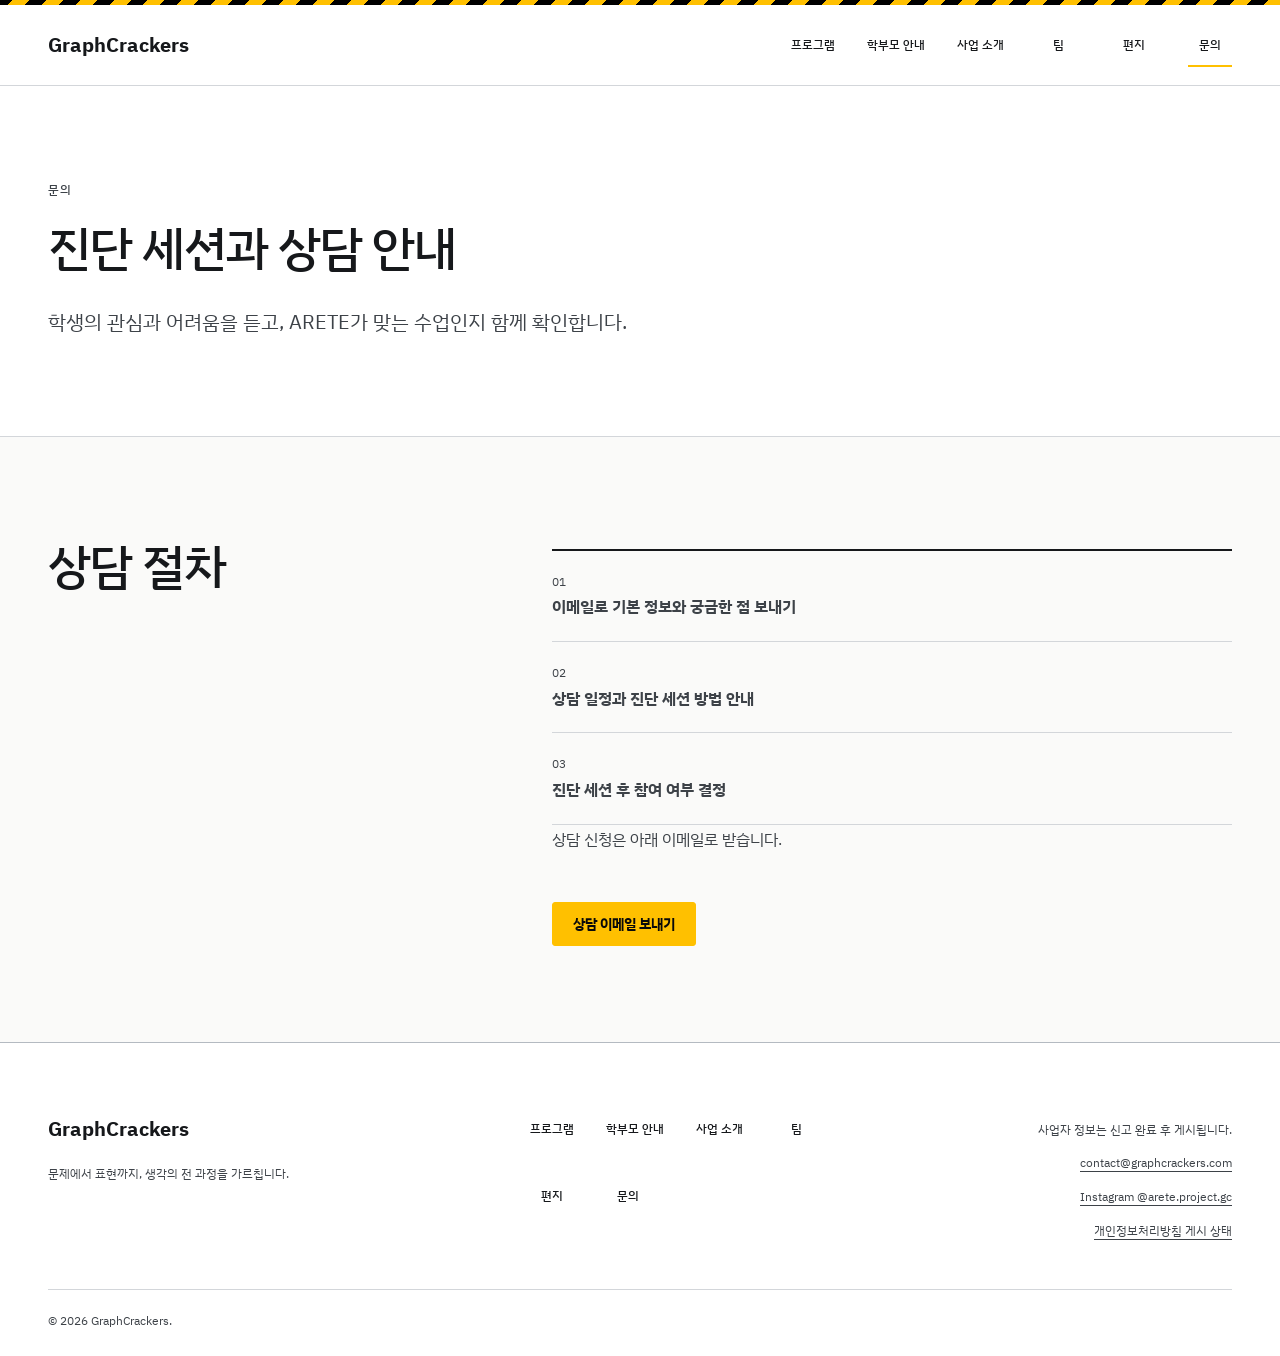
<file: contact/index.html>
<!doctype html>
<html lang="ko">
<head>
  <meta charset="utf-8"><meta name="viewport" content="width=device-width, initial-scale=1"><meta name="theme-color" content="#ffffff">
  <title>문의 — GraphCrackers</title><meta name="description" content="ARETE 진단 세션과 상담 방법을 안내합니다.">
  <link rel="canonical" href="https://graphcrackers.com/contact/">
  <link rel="icon" href="/assets/favicon.svg" type="image/svg+xml">
  <link rel="preconnect" href="https://fonts.googleapis.com"><link rel="preconnect" href="https://fonts.gstatic.com" crossorigin>
  <link rel="stylesheet" href="https://fonts.googleapis.com/css2?family=IBM+Plex+Sans+KR:wght@400;500;700&display=swap"><link rel="stylesheet" href="/assets/style.css">
</head>
<body>
  <a class="skip-link" href="#main">본문으로 건너뛰기</a>
  <header class="site-header"><div class="shell header-inner"><a class="brand" href="/" aria-label="GraphCrackers 홈"><span class="brand-primary">GraphCrackers</span></a><nav class="global-nav" aria-label="주요 메뉴"><a href="/arete/">프로그램</a><a href="/parents/">학부모 안내</a><a href="/business/">사업 소개</a><a href="/about/">팀</a><a href="/letters/">편지</a><a href="/contact/" aria-current="page">문의</a></nav></div></header>
  <main id="main">
    <header class="page-hero shell"><p class="eyebrow">문의</p><h1 class="page-title">진단 세션과 상담 안내</h1><p class="page-summary">학생의 관심과 어려움을 듣고, ARETE가 맞는 수업인지 함께 확인합니다.</p></header>
    <section class="section section-paper"><div class="shell section-grid"><div class="section-heading"><h2>상담 절차</h2></div><div class="prose"><ol class="status-list"><li><span>01</span><strong>이메일로 기본 정보와 궁금한 점 보내기</strong></li><li><span>02</span><strong>상담 일정과 진단 세션 방법 안내</strong></li><li><span>03</span><strong>진단 세션 후 참여 여부 결정</strong></li></ol><p>상담 신청은 아래 이메일로 받습니다.</p><a class="button back-to-top" href="mailto:contact@graphcrackers.com">상담 이메일 보내기</a></div></div></section>
  </main>
  <footer class="site-footer"><div class="shell footer-grid"><div><a class="brand footer-brand" href="/">GraphCrackers</a><p>문제에서 표현까지, 생각의 전 과정을 가르칩니다.</p></div><nav class="footer-nav" aria-label="하단 메뉴"><a href="/arete/">프로그램</a><a href="/parents/">학부모 안내</a><a href="/business/">사업 소개</a><a href="/about/">팀</a><a href="/letters/">편지</a><a href="/contact/">문의</a></nav><div class="business-info"><p>사업자 정보는 신고 완료 후 게시됩니다.</p><a href="mailto:contact@graphcrackers.com">contact@graphcrackers.com</a><a href="https://www.instagram.com/arete.project.gc/" target="_blank" rel="me noopener noreferrer">Instagram @arete.project.gc</a><a href="/privacy/">개인정보처리방침 게시 상태</a></div></div><div class="shell copyright">© 2026 GraphCrackers.</div></footer>
</body>
</html>
</file>
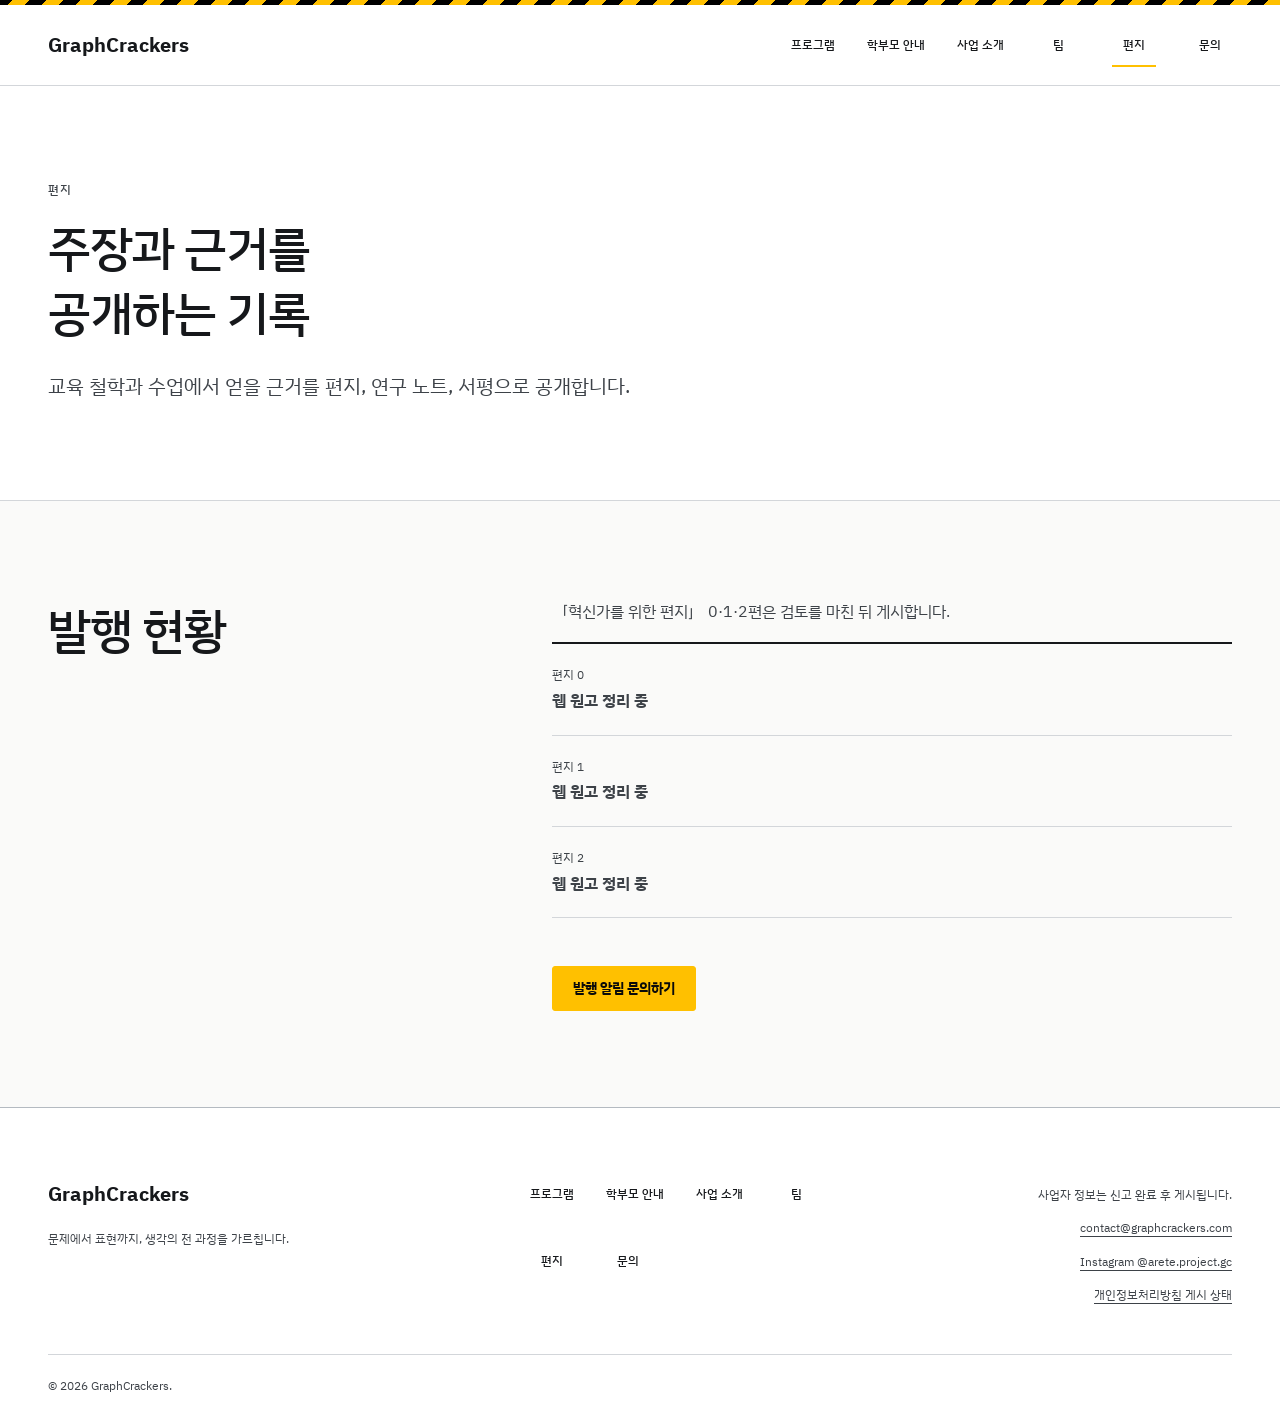
<file: letters/index.html>
<!doctype html>
<html lang="ko">
<head>
  <meta charset="utf-8"><meta name="viewport" content="width=device-width, initial-scale=1"><meta name="theme-color" content="#ffffff">
  <title>편지 — GraphCrackers</title><meta name="description" content="GraphCrackers가 교육의 방향과 근거를 공개하는 기록입니다.">
  <link rel="canonical" href="https://graphcrackers.com/letters/">
  <link rel="icon" href="/assets/favicon.svg" type="image/svg+xml">
  <link rel="preconnect" href="https://fonts.googleapis.com"><link rel="preconnect" href="https://fonts.gstatic.com" crossorigin>
  <link rel="stylesheet" href="https://fonts.googleapis.com/css2?family=IBM+Plex+Sans+KR:wght@400;500;700&display=swap"><link rel="stylesheet" href="/assets/style.css">
</head>
<body>
  <a class="skip-link" href="#main">본문으로 건너뛰기</a>
  <header class="site-header"><div class="shell header-inner"><a class="brand" href="/" aria-label="GraphCrackers 홈"><span class="brand-primary">GraphCrackers</span></a><nav class="global-nav" aria-label="주요 메뉴"><a href="/arete/">프로그램</a><a href="/parents/">학부모 안내</a><a href="/business/">사업 소개</a><a href="/about/">팀</a><a href="/letters/" aria-current="page">편지</a><a href="/contact/">문의</a></nav></div></header>
  <main id="main">
    <header class="page-hero shell"><p class="eyebrow">편지</p><h1 class="page-title">주장과 근거를<br>공개하는 기록</h1><p class="page-summary">교육 철학과 수업에서 얻을 근거를 편지, 연구 노트, 서평으로 공개합니다.</p></header>
    <section class="section section-paper"><div class="shell section-grid"><div class="section-heading"><h2>발행 현황</h2></div><div class="prose"><p>「혁신가를 위한 편지」 0·1·2편은 검토를 마친 뒤 게시합니다.</p><ol class="status-list"><li><span>편지 0</span><strong>웹 원고 정리 중</strong></li><li><span>편지 1</span><strong>웹 원고 정리 중</strong></li><li><span>편지 2</span><strong>웹 원고 정리 중</strong></li></ol><a class="button back-to-top" href="/contact/">발행 알림 문의하기</a></div></div></section>
  </main>
  <footer class="site-footer"><div class="shell footer-grid"><div><a class="brand footer-brand" href="/">GraphCrackers</a><p>문제에서 표현까지, 생각의 전 과정을 가르칩니다.</p></div><nav class="footer-nav" aria-label="하단 메뉴"><a href="/arete/">프로그램</a><a href="/parents/">학부모 안내</a><a href="/business/">사업 소개</a><a href="/about/">팀</a><a href="/letters/">편지</a><a href="/contact/">문의</a></nav><div class="business-info"><p>사업자 정보는 신고 완료 후 게시됩니다.</p><a href="mailto:contact@graphcrackers.com">contact@graphcrackers.com</a><a href="https://www.instagram.com/arete.project.gc/" target="_blank" rel="me noopener noreferrer">Instagram @arete.project.gc</a><a href="/privacy/">개인정보처리방침 게시 상태</a></div></div><div class="shell copyright">© 2026 GraphCrackers.</div></footer>
</body>
</html>
</file>
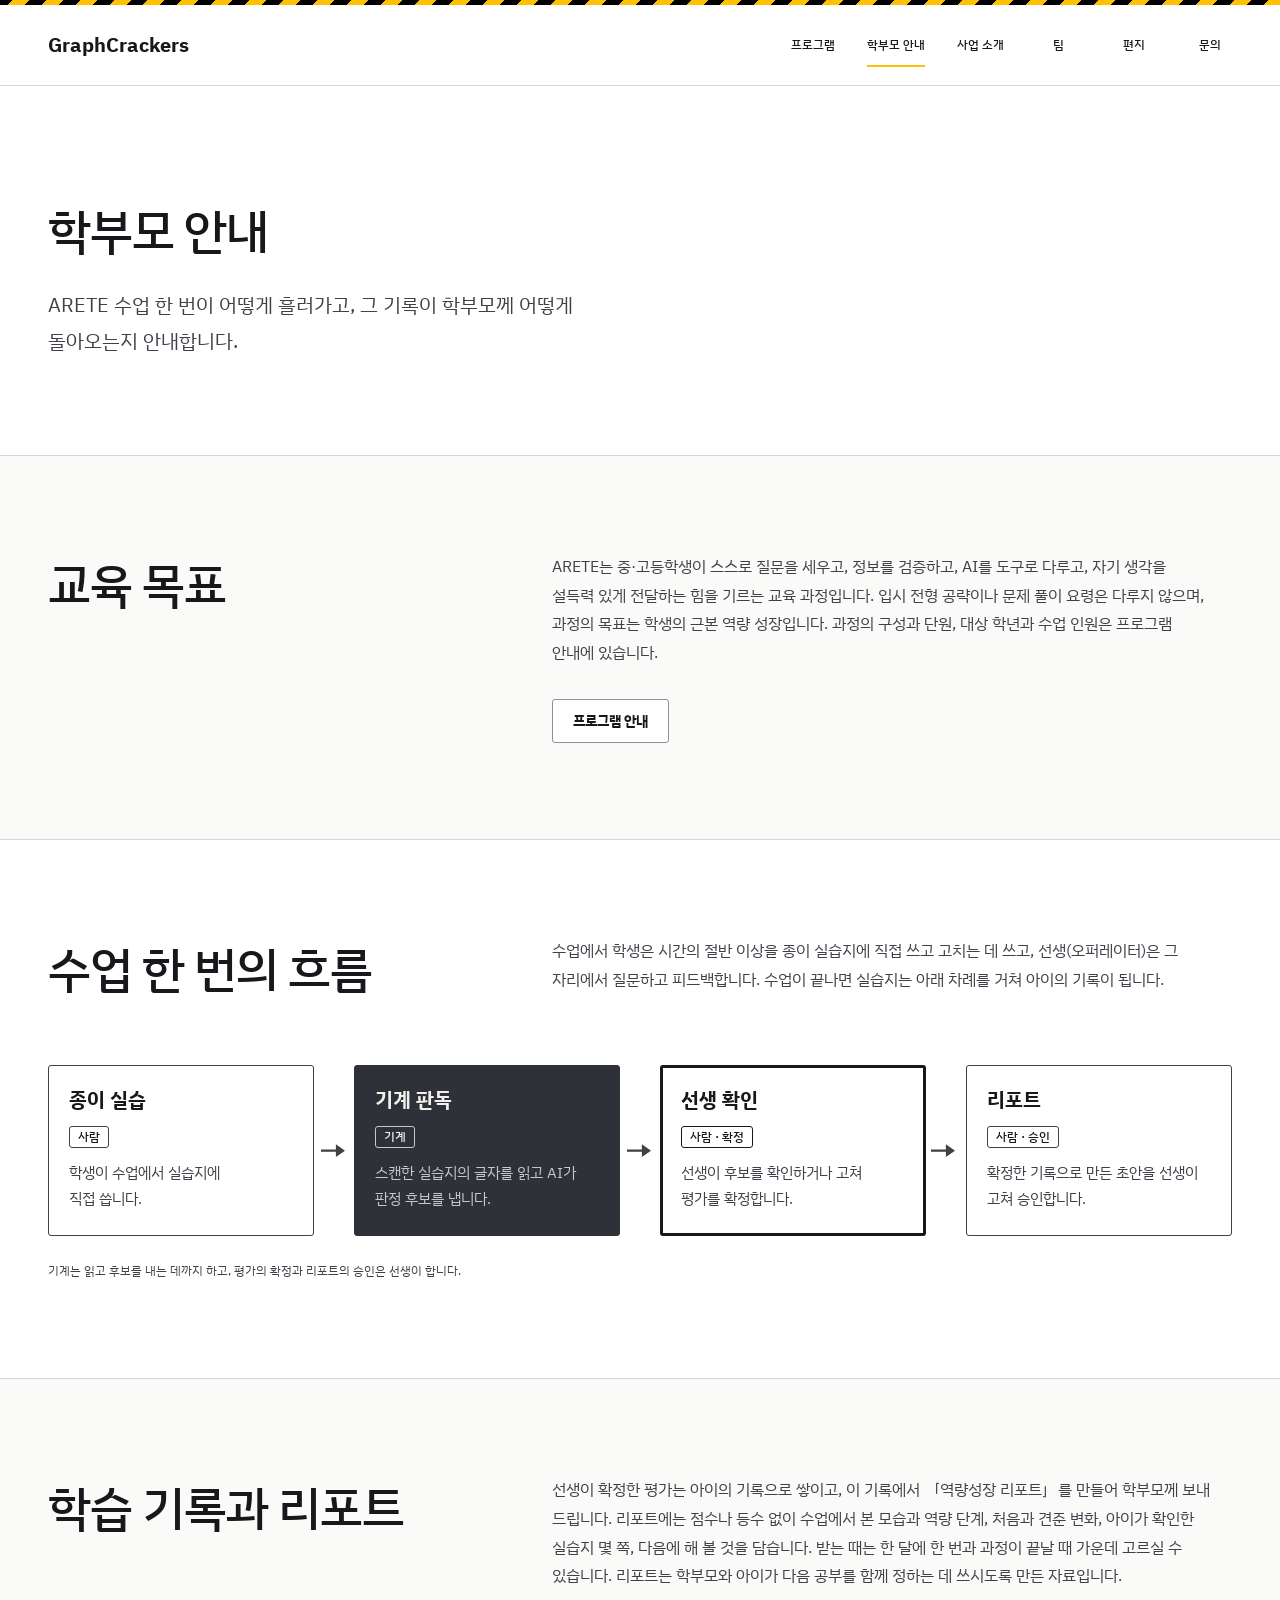
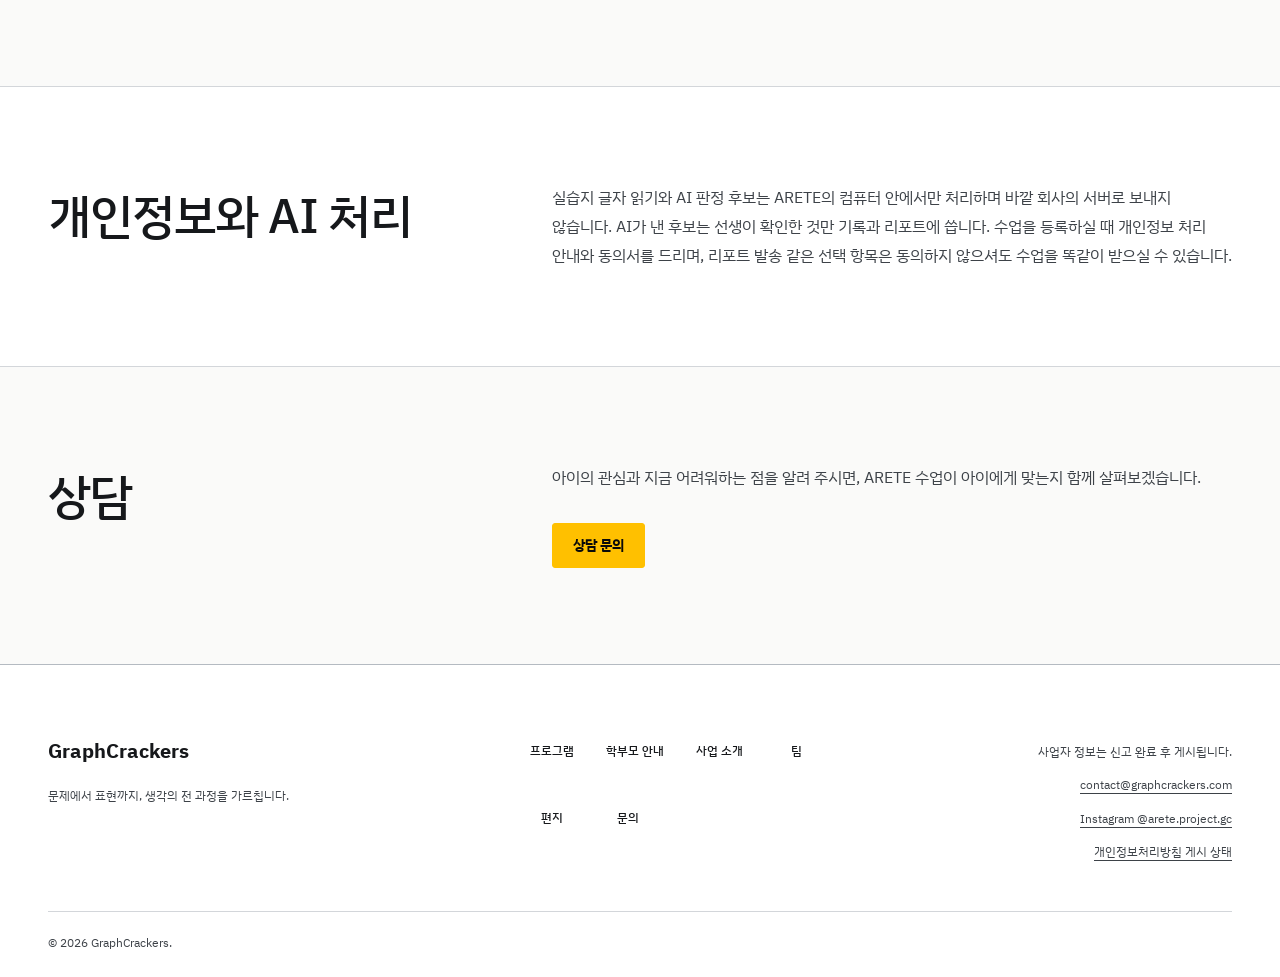
<file: parents/index.html>
<!doctype html>
<html lang="ko">
<head>
  <meta charset="utf-8">
  <meta name="viewport" content="width=device-width, initial-scale=1">
  <meta name="theme-color" content="#ffffff">
  <title>학부모 안내 — GraphCrackers</title>
  <meta name="description" content="ARETE 수업 한 번이 어떻게 흘러가고, 그 기록이 학부모께 어떻게 돌아오는지 안내합니다.">
  <link rel="canonical" href="https://graphcrackers.com/parents/">
  <link rel="icon" href="/assets/favicon.svg" type="image/svg+xml">
  <link rel="preconnect" href="https://fonts.googleapis.com">
  <link rel="preconnect" href="https://fonts.gstatic.com" crossorigin>
  <link rel="stylesheet" href="https://fonts.googleapis.com/css2?family=IBM+Plex+Sans+KR:wght@400;500;700&display=swap">
  <link rel="stylesheet" href="/assets/style.css">
  <link rel="stylesheet" href="/assets/intro.css">
</head>
<body>
  <a class="skip-link" href="#main">본문으로 건너뛰기</a>
  <header class="site-header"><div class="shell header-inner">
    <a class="brand" href="/" aria-label="GraphCrackers 홈"><span class="brand-primary">GraphCrackers</span></a>
    <nav class="global-nav" aria-label="주요 메뉴"><a href="/arete/">프로그램</a><a href="/parents/" aria-current="page">학부모 안내</a><a href="/business/">사업 소개</a><a href="/about/">팀</a><a href="/letters/">편지</a><a href="/contact/">문의</a></nav>
  </div></header>
  <main id="main">
    <header class="page-hero shell">
      <h1 class="page-title">학부모 안내</h1>
      <p class="page-summary">ARETE 수업 한 번이 어떻게 흘러가고, 그 기록이 학부모께 어떻게 돌아오는지 안내합니다.</p>
    </header>
    <section class="section section-paper" id="goal" aria-labelledby="goal-title"><div class="shell section-grid">
      <div class="section-heading"><h2 id="goal-title">교육 목표</h2></div>
      <div class="prose"><p>ARETE는 중·고등학생이 스스로 질문을 세우고, 정보를 검증하고, AI를 도구로 다루고, 자기 생각을 설득력 있게 전달하는 힘을 기르는 교육 과정입니다. 입시 전형 공략이나 문제 풀이 요령은 다루지 않으며, 과정의 목표는 학생의 근본 역량 성장입니다. 과정의 구성과 단원, 대상 학년과 수업 인원은 프로그램 안내에 있습니다.</p>
        <p class="intro-actions"><a class="button button-quiet" href="/arete/">프로그램 안내</a></p>
      </div>
    </div></section>
    <section class="section" id="flow" aria-labelledby="flow-title"><div class="shell">
      <div class="section-grid">
        <div class="section-heading"><h2 id="flow-title">수업 한 번의 흐름</h2></div>
        <div class="prose"><p>수업에서 학생은 시간의 절반 이상을 종이 실습지에 직접 쓰고 고치는 데 쓰고, 선생(오퍼레이터)은 그 자리에서 질문하고 피드백합니다. 수업이 끝나면 실습지는 아래 차례를 거쳐 아이의 기록이 됩니다.</p></div>
      </div>
      <figure class="flow-figure">
        <ol class="flow">
          <li class="flow-step"><strong class="flow-name">종이 실습</strong><span class="who">사람</span><p>학생이 수업에서 실습지에 직접 씁니다.</p></li>
          <li class="flow-step flow-machine"><strong class="flow-name">기계 판독</strong><span class="who">기계</span><p>스캔한 실습지의 글자를 읽고 AI가 판정 후보를 냅니다.</p></li>
          <li class="flow-step flow-confirm"><strong class="flow-name">선생 확인</strong><span class="who">사람 · 확정</span><p>선생이 후보를 확인하거나 고쳐 평가를 확정합니다.</p></li>
          <li class="flow-step"><strong class="flow-name">리포트</strong><span class="who">사람 · 승인</span><p>확정한 기록으로 만든 초안을 선생이 고쳐 승인합니다.</p></li>
        </ol>
        <figcaption>기계는 읽고 후보를 내는 데까지 하고, 평가의 확정과 리포트의 승인은 선생이 합니다.</figcaption>
      </figure>
    </div></section>
    <section class="section section-paper" id="record" aria-labelledby="record-title"><div class="shell section-grid">
      <div class="section-heading"><h2 id="record-title">학습 기록과 리포트</h2></div>
      <div class="prose"><p>선생이 확정한 평가는 아이의 기록으로 쌓이고, 이 기록에서 「역량성장 리포트」를 만들어 학부모께 보내 드립니다. 리포트에는 점수나 등수 없이 수업에서 본 모습과 역량 단계, 처음과 견준 변화, 아이가 확인한 실습지 몇 쪽, 다음에 해 볼 것을 담습니다. 받는 때는 한 달에 한 번과 과정이 끝날 때 가운데 고르실 수 있습니다. 리포트는 학부모와 아이가 다음 공부를 함께 정하는 데 쓰시도록 만든 자료입니다.</p></div>
    </div></section>
    <section class="section" id="privacy-ai" aria-labelledby="privacy-ai-title"><div class="shell section-grid">
      <div class="section-heading"><h2 id="privacy-ai-title">개인정보와 AI 처리</h2></div>
      <div class="prose"><p>실습지 글자 읽기와 AI 판정 후보는 ARETE의 컴퓨터 안에서만 처리하며 바깥 회사의 서버로 보내지 않습니다. AI가 낸 후보는 선생이 확인한 것만 기록과 리포트에 씁니다. 수업을 등록하실 때 개인정보 처리 안내와 동의서를 드리며, 리포트 발송 같은 선택 항목은 동의하지 않으셔도 수업을 똑같이 받으실 수 있습니다.</p></div>
    </div></section>
    <section class="section section-paper" id="consult" aria-labelledby="consult-title"><div class="shell section-grid">
      <div class="section-heading"><h2 id="consult-title">상담</h2></div>
      <div class="prose"><p>아이의 관심과 지금 어려워하는 점을 알려 주시면, ARETE 수업이 아이에게 맞는지 함께 살펴보겠습니다.</p>
        <p class="intro-actions"><a class="button" href="/contact/">상담 문의</a></p>
      </div>
    </div></section>
  </main>
  <footer class="site-footer"><div class="shell footer-grid">
    <div><a class="brand footer-brand" href="/">GraphCrackers</a><p>문제에서 표현까지, 생각의 전 과정을 가르칩니다.</p></div>
    <nav class="footer-nav" aria-label="하단 메뉴"><a href="/arete/">프로그램</a><a href="/parents/">학부모 안내</a><a href="/business/">사업 소개</a><a href="/about/">팀</a><a href="/letters/">편지</a><a href="/contact/">문의</a></nav>
    <div class="business-info"><p>사업자 정보는 신고 완료 후 게시됩니다.</p><a href="mailto:contact@graphcrackers.com">contact@graphcrackers.com</a><a href="https://www.instagram.com/arete.project.gc/" target="_blank" rel="me noopener noreferrer">Instagram @arete.project.gc</a><a href="/privacy/">개인정보처리방침 게시 상태</a></div>
  </div><div class="shell copyright">© 2026 GraphCrackers.</div></footer>
</body>
</html>
</file>
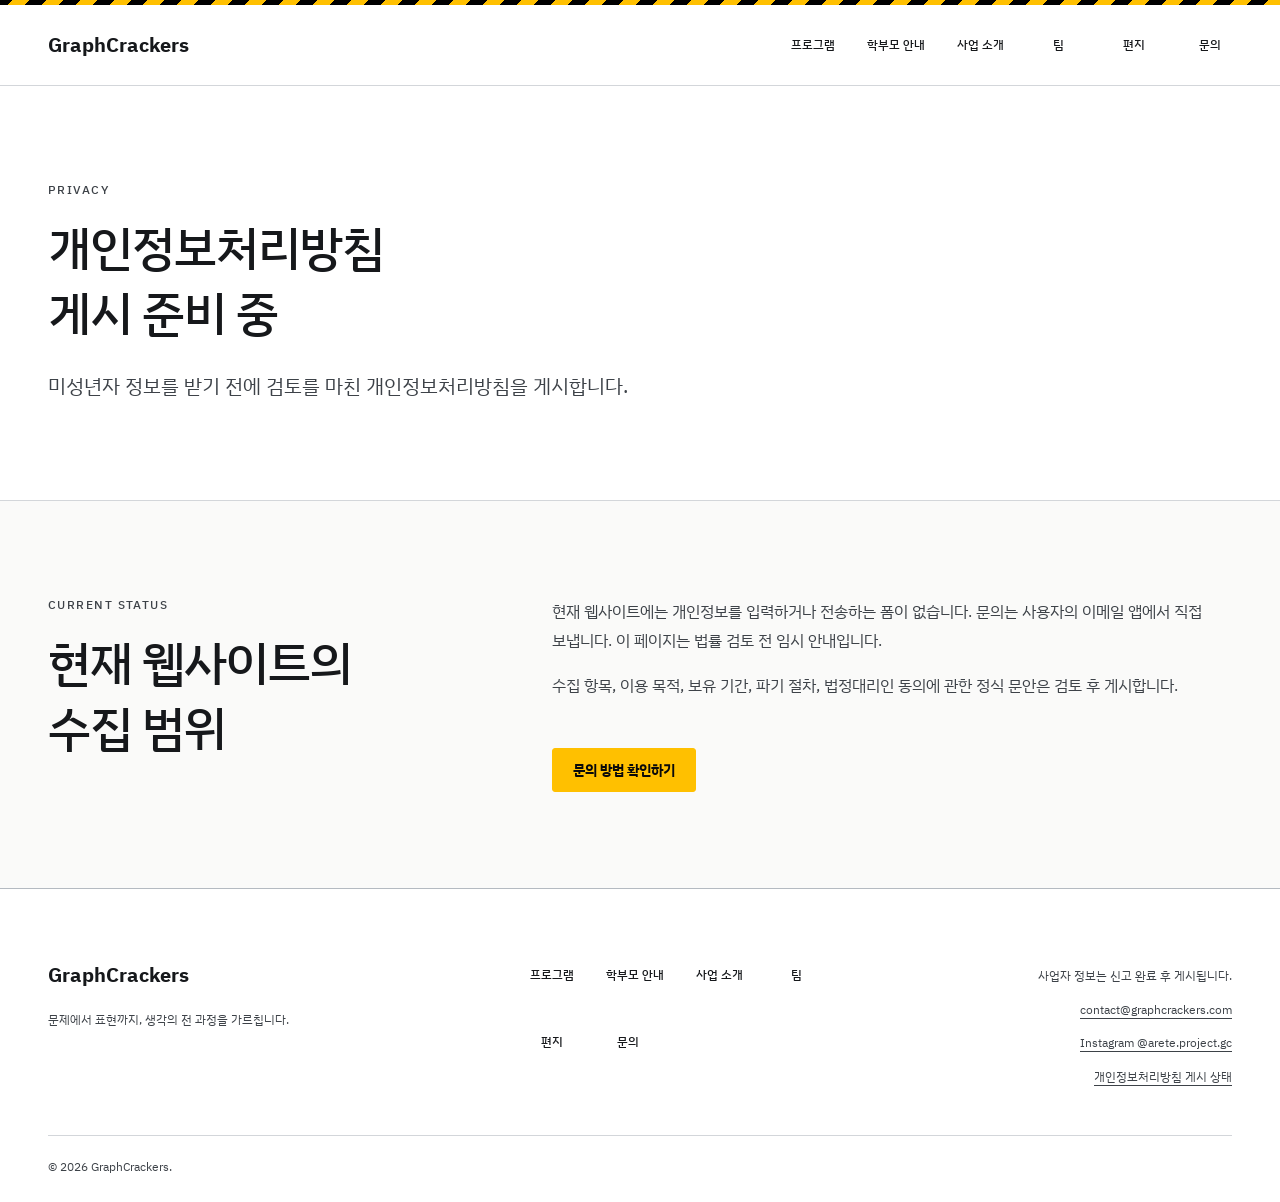
<file: privacy/index.html>
<!doctype html>
<html lang="ko">
<head>
  <meta charset="utf-8"><meta name="viewport" content="width=device-width, initial-scale=1"><meta name="theme-color" content="#ffffff">
  <title>개인정보처리방침 게시 상태 — GraphCrackers</title><meta name="description" content="GraphCrackers 개인정보처리방침의 게시 준비 상태를 안내합니다.">
  <link rel="canonical" href="https://graphcrackers.com/privacy/">
  <link rel="icon" href="/assets/favicon.svg" type="image/svg+xml">
  <link rel="preconnect" href="https://fonts.googleapis.com"><link rel="preconnect" href="https://fonts.gstatic.com" crossorigin>
  <link rel="stylesheet" href="https://fonts.googleapis.com/css2?family=IBM+Plex+Sans+KR:wght@400;500;700&display=swap"><link rel="stylesheet" href="/assets/style.css">
</head>
<body>
  <a class="skip-link" href="#main">본문으로 건너뛰기</a>
  <header class="site-header"><div class="shell header-inner"><a class="brand" href="/" aria-label="GraphCrackers 홈"><span class="brand-primary">GraphCrackers</span></a><nav class="global-nav" aria-label="주요 메뉴"><a href="/arete/">프로그램</a><a href="/parents/">학부모 안내</a><a href="/business/">사업 소개</a><a href="/about/">팀</a><a href="/letters/">편지</a><a href="/contact/">문의</a></nav></div></header>
  <main id="main">
    <header class="page-hero shell"><p class="eyebrow">Privacy</p><h1 class="page-title">개인정보처리방침<br>게시 준비 중</h1><p class="page-summary">미성년자 정보를 받기 전에 검토를 마친 개인정보처리방침을 게시합니다.</p></header>
    <section class="section section-paper"><div class="shell section-grid"><div class="section-heading"><p class="eyebrow">Current status</p><h2>현재 웹사이트의 수집 범위</h2></div><div class="prose"><p>현재 웹사이트에는 개인정보를 입력하거나 전송하는 폼이 없습니다. 문의는 사용자의 이메일 앱에서 직접 보냅니다. 이 페이지는 법률 검토 전 임시 안내입니다.</p><p>수집 항목, 이용 목적, 보유 기간, 파기 절차, 법정대리인 동의에 관한 정식 문안은 검토 후 게시합니다.</p><a class="button back-to-top" href="/contact/">문의 방법 확인하기</a></div></div></section>
  </main>
  <footer class="site-footer"><div class="shell footer-grid"><div><a class="brand footer-brand" href="/">GraphCrackers</a><p>문제에서 표현까지, 생각의 전 과정을 가르칩니다.</p></div><nav class="footer-nav" aria-label="하단 메뉴"><a href="/arete/">프로그램</a><a href="/parents/">학부모 안내</a><a href="/business/">사업 소개</a><a href="/about/">팀</a><a href="/letters/">편지</a><a href="/contact/">문의</a></nav><div class="business-info"><p>사업자 정보는 신고 완료 후 게시됩니다.</p><a href="mailto:contact@graphcrackers.com">contact@graphcrackers.com</a><a href="https://www.instagram.com/arete.project.gc/" target="_blank" rel="me noopener noreferrer">Instagram @arete.project.gc</a><a href="/privacy/">개인정보처리방침 게시 상태</a></div></div><div class="shell copyright">© 2026 GraphCrackers.</div></footer>
</body>
</html>
</file>
<file: assets/style.css>
/* 색 · 글꼴 · 줄무늬는 디자인 토큰 사본(gc_tokens.css)의 변수만 부른다. 이 파일에 색 값을 새로 적지 않는다.
   사이트는 밝은 판 하나다(자바스크립트를 쓰지 않으므로 밝기 단추가 없다). 밝은 값은 종이판 토큰 --gc-p-*,
   검정 띠(.closing) 안은 화면판 토큰 --gc-s-*(검정 전면 값)를 쓴다.
   대외 · 읽는 지면 값(디자인 시스템 README 「대외 · 읽는 지면」): 큰 제목 500 · 가는 테두리 번호 · 가는 머리띠 · 옅은 구역 바탕 */
@import url("gc_tokens.css");

:root {
  color-scheme: light;
  --ink: var(--gc-p-ink);
  --ink-2: var(--gc-p-ink-2);
  --ink-3: var(--gc-p-mut);
  --paper: var(--gc-p-card-soft);
  --ground: var(--gc-p-paper);
  --line: var(--gc-p-line);
  --rule: var(--gc-p-rule);
  --edge: var(--gc-steel-l);
  --accent: var(--gc-yellow);
  --on-accent: var(--gc-black);
  --accent-text: var(--gc-p-ink);
  --night: var(--gc-black);
  --night-ink: var(--gc-s-ink);
  --night-mut: var(--gc-s-mut);
  --font-display: var(--gc-font-display);
  --font-body: var(--gc-font);
  --w-regular: var(--gc-w-regular);
  --w-medium: var(--gc-w-medium);
  --w-bold: var(--gc-w-bold);
  --radius: var(--gc-radius);
  --size-0: 0;
  --size-1: 0.25rem;
  --size-2: 0.5rem;
  --size-3: 0.75rem;
  --size-4: 1rem;
  --size-5: 1.25rem;
  --size-6: 1.5rem;
  --size-8: 2rem;
  --size-10: 2.5rem;
  --size-12: 3rem;
  --size-16: 4rem;
  --size-20: 5rem;
  --size-24: 6rem;
  --size-32: 8rem;
  --size-37: 9.25rem;
  --size-72: 18rem;
  --size-148: 37rem;
  --content: 74rem;
  --reading: 46rem;
  --touch: 2.75rem;
  --rule-thin: 0.0625rem;
  --rule-strong: 0.125rem;
  --rule-mark: 0.125rem;
  --focus-width: 0.125rem;
  --band: var(--gc-band-thin-px);
  --tracking-wide: 0.12em;
  --tracking-tight: -0.02em;
  --duration: 160ms;
  --duration-none: 0.01ms;
  --font-small: 0.7rem;
  --font-hero-mobile: 2.25rem;
}

*, *::before, *::after { box-sizing: border-box; }
html { scroll-behavior: smooth; scroll-padding-top: var(--size-20); }
body {
  margin: var(--size-0);
  background: var(--ground);
  color: var(--ink);
  font-family: var(--font-body);
  font-size: var(--size-4);
  font-weight: var(--w-regular);
  line-height: 1.8;
  text-rendering: optimizeLegibility;
  -webkit-font-smoothing: antialiased;
  word-break: keep-all;
  overflow-wrap: break-word;
}
/* 머리띠 — 쪽 맨 위 해저드 줄무늬(가이드의 화면 자리: 위 머리띠). 쪽을 내리면 같이 올라가고 머리 메뉴만 붙어 있다.
   대외 · 읽는 지면의 가는 머리띠(--gc-band-thin-px) — 줄무늬 굵기는 머리띠 값(M) 그대로 */
body::before { content: ""; display: block; height: var(--band); background: var(--gc-hz-M-px); }
a { color: inherit; text-decoration-thickness: var(--rule-thin); text-underline-offset: var(--size-1); }
a:hover { color: var(--ink); text-decoration-color: var(--accent); }
a:focus-visible { outline: var(--focus-width) solid var(--ink); outline-offset: var(--size-1); }
button, a { touch-action: manipulation; -webkit-tap-highlight-color: transparent; }
h1, h2, h3, p, figure, ol, dl, dd { margin: var(--size-0); }
h1, h2, h3 { text-wrap: balance; }
p { text-wrap: pretty; }
.shell { width: min(100% - (var(--size-6) * 2), var(--content)); margin-inline: auto; }

.skip-link {
  position: fixed;
  inset-block-start: var(--size-3);
  inset-inline-start: var(--size-3);
  z-index: 100;
  padding: var(--size-2) var(--size-4);
  background: var(--ink);
  color: var(--ground);
  transform: translateY(-200%);
}
.skip-link:focus { color: var(--ground); transform: translateY(var(--size-0)); }

.site-header {
  position: sticky;
  inset-block-start: var(--size-0);
  z-index: 20;
  border-block-end: var(--rule-thin) solid var(--line);
  background: var(--ground);
}
.header-inner {
  min-height: var(--size-20);
  display: flex;
  align-items: center;
  justify-content: space-between;
  gap: var(--size-6);
}
.brand {
  min-height: var(--touch);
  display: inline-flex;
  flex-direction: column;
  justify-content: center;
  text-decoration: none;
}
.brand-primary, .footer-brand {
  font-family: var(--font-display);
  font-size: var(--size-5);
  font-weight: var(--w-bold);
  letter-spacing: 0.01em;
  line-height: 1;
}
.brand-note {
  margin-block-start: var(--size-1);
  color: var(--ink-2);
  font-family: var(--font-display);
  font-size: var(--size-3);
  letter-spacing: var(--tracking-wide);
  line-height: 1;
}
.global-nav, .footer-nav { display: flex; align-items: center; gap: clamp(var(--size-2), 3vw, var(--size-8)); }
.global-nav a, .footer-nav a {
  min-width: var(--touch);
  min-height: var(--touch);
  display: inline-flex;
  align-items: center;
  justify-content: center;
  font-size: var(--size-3);
  font-weight: var(--w-medium);
  text-decoration: none;
}
.global-nav a:hover, .footer-nav a:hover { box-shadow: inset 0 calc(var(--rule-thin) * -1) var(--ink); }
/* 지금 쪽 표시 — 노란 밑줄(고른 표시는 단추가 아니라 노랑을 써도 되는 자리) */
.global-nav a[aria-current="page"] { box-shadow: inset 0 calc(var(--rule-mark) * -1) var(--accent); color: var(--ink); }

.hero {
  min-height: calc(100svh - var(--size-20));
  padding-block: clamp(var(--size-16), 10vw, var(--size-32));
  display: grid;
  grid-template-columns: minmax(0, 1.2fr) minmax(var(--size-72), 0.8fr);
  align-items: center;
  gap: clamp(var(--size-12), 8vw, var(--size-24));
}
.eyebrow {
  color: var(--ink-2);
  font-family: var(--font-display);
  font-size: var(--size-3);
  font-weight: var(--w-medium);
  letter-spacing: var(--tracking-wide);
  line-height: 1.4;
  text-transform: uppercase;
}
.hero h1 {
  max-width: 12ch;
  margin-block-start: var(--size-5);
  font-size: clamp(var(--size-10), 6.4vw, var(--size-20));
  font-weight: var(--w-medium);
  letter-spacing: var(--tracking-tight);
  line-height: 1.18;
}
.hero-summary {
  max-width: var(--size-148);
  margin-block-start: var(--size-8);
  color: var(--ink-2);
  font-size: clamp(var(--size-4), 2vw, var(--size-5));
  line-height: 1.9;
}
.actions {
  margin-block-start: var(--size-10);
  display: flex;
  align-items: center;
  flex-wrap: wrap;
  gap: var(--size-4) var(--size-6);
}
/* 단추 — 노란 단추는 쪽마다 하나(그 쪽에서 할 일). 첫 화면처럼 단추가 둘인 쪽은 위의 것(.hero)이 보통 단추다 */
.button {
  min-height: var(--touch);
  padding: var(--size-3) var(--size-5);
  display: inline-flex;
  align-items: center;
  justify-content: center;
  border: var(--rule-thin) solid var(--accent);
  border-radius: var(--radius);
  background: var(--accent);
  color: var(--on-accent);
  font-size: 0.875rem;
  font-weight: var(--w-bold);
  line-height: 1.3;
  text-decoration: none;
  transition: border-color var(--duration), box-shadow var(--duration);
}
.button:hover { color: var(--on-accent); border-color: var(--ink); box-shadow: inset 0 0 0 var(--rule-thin) var(--ink); }
.button:focus-visible { outline: var(--focus-width) solid var(--ink); outline-offset: var(--size-1); }
/* 보통 단추 — 흰 면 + 테두리 */
.hero .button { border-color: var(--edge); background: var(--ground); color: var(--ink); }
.hero .button:hover { border-color: var(--ink); color: var(--ink); }
.text-link, .section-link {
  min-height: var(--touch);
  display: inline-flex;
  align-items: center;
  color: var(--ink-2);
  font-size: var(--size-3);
  font-weight: var(--w-medium);
  text-decoration: none;
  border-block-end: var(--rule-thin) solid var(--rule);
}
.text-link:hover, .section-link:hover { color: var(--ink); border-block-end-color: var(--ink); }

.thinking-map { padding-inline-start: clamp(var(--size-5), 5vw, var(--size-12)); border-inline-start: var(--rule-thin) solid var(--rule); }
.thinking-map figcaption { margin-block-end: var(--size-6); color: var(--ink-2); font-size: var(--size-3); }
.thinking-map ol { padding: var(--size-0); list-style: none; }
.thinking-map li {
  position: relative;
  min-height: var(--size-16);
  display: grid;
  grid-template-columns: var(--size-8) var(--size-16) 1fr;
  align-items: baseline;
  gap: var(--size-3);
}
.thinking-map li:not(:last-child)::after {
  content: "";
  position: absolute;
  inset-block-start: var(--size-6);
  inset-block-end: var(--size-0);
  inset-inline-start: calc(var(--size-4) - (var(--rule-thin) / 2));
  border-inline-start: var(--rule-thin) solid var(--rule);
}
/* 번호 — 차분한 판은 검정 면 대신 가는 테두리(흰 바탕 · 먹 글자) */
.thinking-map li > span {
  position: relative;
  z-index: 1;
  width: var(--size-8);
  height: var(--size-8);
  display: inline-grid;
  place-items: center;
  border: var(--rule-thin) solid var(--ink-2);
  border-radius: var(--radius);
  background: var(--ground);
  color: var(--ink);
  font-family: var(--font-display);
  font-size: var(--size-3);
  font-weight: var(--w-medium);
  font-variant-numeric: tabular-nums;
  line-height: 1;
}
.thinking-map strong { font-size: var(--size-4); font-weight: var(--w-bold); }
.thinking-map small { color: var(--ink-2); font-size: var(--size-3); }

.section { padding-block: clamp(var(--size-16), 10vw, var(--size-24)); border-block-start: var(--rule-thin) solid var(--line); }
/* 구역 바탕 — 대외 · 읽는 지면의 옅은 면(--gc-p-card-soft) */
.section-paper { background: var(--paper); }
.section-grid {
  display: grid;
  grid-template-columns: minmax(14rem, 0.75fr) minmax(0, 1.25fr);
  gap: clamp(var(--size-10), 8vw, var(--size-24));
}
.section-heading h2, .closing h2, .page-title {
  margin-block-start: var(--size-4);
  font-size: clamp(var(--size-8), 4.5vw, var(--size-12));
  font-weight: var(--w-medium);
  letter-spacing: var(--tracking-tight);
  line-height: 1.35;
}
.section-heading h2:first-child { margin-block-start: var(--size-0); }
.lead, .section-intro { max-width: var(--reading); color: var(--ink-2); font-size: clamp(var(--size-4), 1.8vw, var(--size-5)); }
.facts { margin-block: var(--size-10) var(--size-8); border-block-start: var(--rule-strong) solid var(--ink); }
.facts div { padding-block: var(--size-4); display: grid; grid-template-columns: var(--size-24) 1fr; gap: var(--size-4); border-block-end: var(--rule-thin) solid var(--line); }
.facts dt { color: var(--ink-2); font-size: var(--size-3); }
.facts dd { font-size: var(--size-3); font-weight: var(--w-medium); }
.principles {
  margin-block-start: clamp(var(--size-12), 7vw, var(--size-20));
  padding: var(--size-0);
  display: grid;
  grid-template-columns: repeat(3, 1fr);
  list-style: none;
  border-block-start: var(--rule-strong) solid var(--ink);
}
.principles li { padding: var(--size-6) clamp(var(--size-4), 3vw, var(--size-8)) var(--size-8) var(--size-0); border-block-end: var(--rule-thin) solid var(--rule); }
.principles li + li { padding-inline-start: clamp(var(--size-4), 3vw, var(--size-8)); border-inline-start: var(--rule-thin) solid var(--line); }
.principle-number {
  min-width: 1.9em;
  height: 1.9em;
  padding: 0 0.35em;
  display: inline-grid;
  place-items: center;
  border: var(--rule-thin) solid var(--ink-2);
  border-radius: var(--radius);
  background: var(--ground);
  color: var(--ink);
  font-family: var(--font-display);
  font-size: var(--size-3);
  font-weight: var(--w-medium);
  font-variant-numeric: tabular-nums;
  line-height: 1;
}
.principles h3 { margin-block-start: var(--size-8); font-size: var(--size-5); font-weight: var(--w-medium); }
.principles p { margin-block-start: var(--size-4); color: var(--ink-2); font-size: var(--size-3); }
.section-link-end { margin-block-start: var(--size-8); }
.notice { margin-block: var(--size-8); padding: var(--size-4) var(--size-5); border-inline-start: var(--rule-mark) solid var(--edge); background: var(--ground); color: var(--ink-2); font-size: var(--size-3); }
.notice strong { margin-inline-end: var(--size-3); color: var(--ink); }

/* 맺음 띠 — 검정 전면. 노란 단추(이 쪽에서 할 일)가 검정 위에 놓인다 */
.closing { padding-block: clamp(var(--size-20), 13vw, var(--size-32)); background: var(--night); color: var(--night-ink); }
.closing-inner { text-align: center; }
.closing .eyebrow { color: var(--night-mut); }
.closing p:not(.eyebrow) { margin-block-start: var(--size-5); color: var(--night-mut); }
.closing .button { margin-block-start: var(--size-8); }
.closing .button:hover { border-color: var(--night-ink); box-shadow: inset 0 0 0 var(--rule-thin) var(--night-ink); }
.closing .button:focus-visible { outline-color: var(--accent); }

.site-footer { padding-block: var(--size-16) var(--size-6); border-block-start: var(--rule-thin) solid var(--rule); }
.footer-grid { display: grid; grid-template-columns: 1.2fr 0.8fr 1fr; gap: var(--size-10); }
.footer-brand { min-height: var(--touch); }
.footer-grid p, .business-info a { display: block; margin-block-start: var(--size-3); color: var(--ink-2); font-size: var(--size-3); }
.footer-nav { align-items: flex-start; flex-wrap: wrap; row-gap: 0; }
.business-info { text-align: end; }
.copyright { margin-block-start: var(--size-12); padding-block-start: var(--size-5); border-block-start: var(--rule-thin) solid var(--line); color: var(--ink-2); font-family: var(--font-display); font-size: var(--size-3); }

/* Subpages */
.page-hero { padding-block: clamp(var(--size-16), 9vw, var(--size-24)); }
.page-hero .page-title { max-width: 18ch; }
.page-summary { max-width: 40rem; margin-block-start: var(--size-6); color: var(--ink-2); font-size: var(--size-5); }
.prose { max-width: var(--reading); }
.prose h2 { margin-block: var(--size-12) var(--size-4); font-size: var(--size-6); font-weight: var(--w-medium); }
.prose h3 { margin-block: var(--size-8) var(--size-3); font-size: var(--size-5); font-weight: var(--w-medium); }
.prose p + p, .prose ul, .prose ol { margin-block-start: var(--size-4); }
.prose p, .prose li { color: var(--ink-2); }
.prose a { color: var(--ink); }
.prose a.button, .prose a.button:hover { color: var(--on-accent); }
.toc { margin-block-start: var(--size-10); padding-block: var(--size-4); display: flex; flex-wrap: wrap; gap: var(--size-2) var(--size-5); border-block: var(--rule-thin) solid var(--rule); }
.toc a { min-height: var(--touch); display: inline-flex; align-items: center; font-size: var(--size-3); font-weight: var(--w-medium); text-decoration: none; }
.toc a:hover { text-decoration: underline; text-decoration-color: var(--accent); text-decoration-thickness: var(--rule-strong); }
.status-list { margin-block-start: var(--size-8); padding: var(--size-0); list-style: none; border-block-start: var(--rule-strong) solid var(--ink); }
.status-list li { padding-block: var(--size-5); border-block-end: var(--rule-thin) solid var(--line); }
.status-list span { display: block; color: var(--ink-2); font-size: var(--size-3); }
.status-list strong { font-weight: var(--w-bold); }
.back-to-top { margin-block-start: var(--size-12); }
section[id] { scroll-margin-top: calc(var(--size-20) + var(--size-8)); }

@media (max-width: 48rem) {
  .header-inner { min-height: auto; padding-block: var(--size-3); align-items: flex-start; flex-direction: column; gap: var(--size-2); }
  .brand-note { display: none; }
  .global-nav { width: 100%; justify-content: space-between; }
  .hero { min-height: auto; grid-template-columns: 1fr; }
  .thinking-map { padding-block-start: var(--size-8); padding-inline-start: var(--size-0); border-block-start: var(--rule-thin) solid var(--rule); border-inline-start: var(--size-0); }
  .section-grid, .footer-grid { grid-template-columns: 1fr; }
  .principles { grid-template-columns: 1fr; }
  .principles li, .principles li + li { padding-inline: var(--size-0); border-inline-start: var(--size-0); }
  .business-info { text-align: start; }
}

@media (max-width: 23.5rem) {
  .shell { width: min(100% - (var(--size-4) * 2), var(--content)); }
  .global-nav a { font-size: var(--font-small); }
  .hero h1 { font-size: var(--font-hero-mobile); }
  .thinking-map li { grid-template-columns: var(--size-8) var(--size-12) 1fr; }
}

@media (prefers-reduced-motion: reduce) {
  html { scroll-behavior: auto; }
  *, *::before, *::after { transition-duration: var(--duration-none) !important; }
}
</file>
<file: assets/intro.css>
/* 학부모 안내 · 사업 소개 두 쪽과 첫 화면 「두 갈래 입구」에만 쓰는 스타일. style.css 다음에 불러온다.
   색 · 굵기 · 선은 style.css 의 변수(--ink · --line …)와 디자인 토큰 사본(gc_tokens.css)의 변수만 부른다. 이 파일에 색 값을 새로 적지 않는다.
   그림의 약속: 사람이 하는 칸은 흰 면 + 가는 테, 기계가 하는 칸은 짙은 면(--gc-steel-d), 사람이 확정하는 칸은 굵은 테.
   노랑은 쪽의 단추 하나에만 두었다(그림의 「선생 확인」은 노란 면 대신 굵은 테 — 같은 쪽의 노란 단추가 먼저다). */

/* 보통 단추 — 흰 면 + 테두리(노란 단추가 아닌 단추). style.css 의 .hero .button 과 같은 꼴을 어느 구역에서나 */
.button.button-quiet, .prose a.button.button-quiet { border-color: var(--edge); background: var(--ground); color: var(--ink); }
.button.button-quiet:hover, .prose a.button.button-quiet:hover { border-color: var(--ink); color: var(--ink); box-shadow: inset 0 0 0 var(--rule-thin) var(--ink); }
.intro-actions { margin-block-start: var(--size-8); display: flex; flex-wrap: wrap; gap: var(--size-4); }
.prose p.intro-actions { margin-block-start: var(--size-8); }

/* 누가 하는 일 — 칸 안의 작은 딱지 */
.who {
  display: inline-block;
  padding: 0 var(--size-2);
  border: var(--rule-thin) solid var(--ink-2);
  border-radius: var(--radius);
  background: var(--ground);
  color: var(--ink);
  font-size: var(--size-3);
  font-weight: var(--w-medium);
  line-height: 1.7;
  white-space: nowrap;
}
.who-machine { border-color: var(--gc-steel-d); background: var(--gc-steel-d); color: var(--gc-s-ink); }

/* 그림 「수업 한 번의 흐름」 — 네 칸 가로, 좁은 화면에서는 세로로 쌓인다 */
.flow-figure { margin-block-start: clamp(var(--size-10), 6vw, var(--size-16)); }
.flow {
  padding: var(--size-0);
  display: grid;
  grid-template-columns: repeat(4, minmax(0, 1fr));
  gap: var(--size-10);
  list-style: none;
}
.flow-step {
  position: relative;
  padding: var(--size-5) var(--size-5) var(--size-6);
  display: flex;
  flex-direction: column;
  align-items: flex-start;
  gap: var(--size-3);
  border: var(--rule-thin) solid var(--ink-2);
  border-radius: var(--radius);
  background: var(--ground);
}
.flow-name { font-size: var(--size-5); font-weight: var(--w-bold); line-height: 1.4; }
.flow-step p { color: var(--ink-2); font-size: 0.9375rem; line-height: 1.7; }
/* 기계가 하는 칸 — 짙은 면 */
.flow-machine { border-color: var(--gc-steel-d); background: var(--gc-steel-d); color: var(--gc-s-ink); }
.flow-machine p { color: var(--gc-steel-h); }
.flow-machine .who { border-color: var(--gc-steel-h); background: var(--gc-steel-d); color: var(--gc-s-ink); }
/* 사람이 확정하는 칸 — 굵은 테 */
.flow-confirm { padding: calc(var(--size-5) - var(--rule-strong)) calc(var(--size-5) - var(--rule-strong)) calc(var(--size-6) - var(--rule-strong)); border: calc(var(--rule-strong) + var(--rule-thin)) solid var(--ink); }
.flow-confirm .who { border-color: var(--ink); }
/* 칸 사이 화살표 — 칸과 칸 사이 틈에 그린다 */
.flow-step:not(:last-child)::after {
  content: "";
  position: absolute;
  inset-block-start: 50%;
  inset-inline-start: calc(100% + var(--size-2));
  width: calc(var(--size-10) - var(--size-4));
  height: var(--size-4);
  transform: translateY(-50%);
  background: var(--ink-2);
  clip-path: polygon(0 43%, 62% 43%, 62% 10%, 100% 50%, 62% 90%, 62% 57%, 0 57%);
}
.flow-figure figcaption, .system-figure figcaption { margin-block-start: var(--size-6); max-width: var(--reading); color: var(--ink-2); font-size: var(--size-3); }

/* 그림 「시스템 구성」 — 세 층을 위아래로, 오른쪽 틈에 데이터에서 과정 설계로 돌아가는 점선 */
.system-figure { min-width: 0; }
.system {
  display: grid;
  grid-template-columns: minmax(0, 1fr) var(--size-12);
  column-gap: var(--size-0);
}
.system > .layer, .system > .link { grid-column: 1; }
.layer {
  padding: var(--size-5) var(--size-6) var(--size-6);
  border: var(--rule-thin) solid var(--ink-2);
  border-radius: var(--radius);
  background: var(--ground);
}
.layer-head { display: flex; flex-wrap: wrap; align-items: center; gap: var(--size-2) var(--size-3); }
.layer h3 { font-size: var(--size-5); font-weight: var(--w-bold); line-height: 1.4; }
.layer p { margin-block-start: var(--size-3); color: var(--ink-2); font-size: 0.9375rem; line-height: 1.7; }
/* 사람과 기계가 함께 하는 층 — 왼쪽에 기계의 짙은 띠 */
.layer-mixed { padding-inline-start: calc(var(--size-6) - var(--size-2) + var(--rule-thin)); border-inline-start: var(--size-2) solid var(--gc-steel-d); }
/* 기록이 쌓이는 층 — 옅은 회색 면 */
.layer-record { background: var(--gc-p-card); }
/* 층 사이 실선 화살표(갖춘 것) */
.link {
  min-height: var(--size-16);
  padding-inline-start: var(--size-6);
  display: flex;
  align-items: center;
  gap: var(--size-4);
  color: var(--ink-2);
  font-size: 0.875rem;
  line-height: 1.6;
}
.link::before {
  content: "";
  flex: none;
  align-self: stretch;
  width: var(--size-4);
  background: var(--ink-2);
  clip-path: polygon(40% 0, 60% 0, 60% calc(100% - var(--size-3)), 100% calc(100% - var(--size-3)), 50% 100%, 0 calc(100% - var(--size-3)), 40% calc(100% - var(--size-3)));
}
/* 예정인 되돌림 — 화살표 대신 점선 표시를 앞에 두고 오른쪽 점선 고리 끝에 붙인다 */
.link-planned { justify-content: flex-end; padding-inline-start: var(--size-0); text-align: end; }
.link-planned::before { order: 2; align-self: center; width: var(--size-6); height: var(--size-0); background: none; clip-path: none; border-block-start: var(--rule-strong) dashed var(--ink-2); }
/* 오른쪽 점선 고리 — 과정 설계 층 가운데(화살촉) ↔ 학생 역량 데이터 층 가운데 */
.loop { position: relative; grid-column: 2; }
.loop::before { content: ""; position: absolute; border: 0 dashed var(--ink-2); }
.loop-top { grid-row: 1; }
.loop-top::before { inset: 50% 50% 0 var(--size-3); border-block-start-width: var(--rule-strong); border-inline-end-width: var(--rule-strong); }
.loop-top::after {
  content: "";
  position: absolute;
  inset-block-start: 50%;
  inset-inline-start: 0;
  width: var(--size-3);
  height: var(--size-3);
  transform: translateY(calc(-50% + var(--rule-thin)));
  background: var(--ink-2);
  clip-path: polygon(0 50%, 100% 0, 100% 100%);
}
.loop-mid { grid-row: 2 / 5; }
.loop-mid::before { inset: 0 50% 0 0; border-inline-end-width: var(--rule-strong); }
.loop-bottom { grid-row: 5; }
.loop-bottom::before { inset: 0 50% 50% 0; border-block-end-width: var(--rule-strong); border-inline-end-width: var(--rule-strong); }

/* 운영 방식 — 넷을 두 줄 두 칸으로 */
.intro-points {
  padding: var(--size-0);
  display: grid;
  grid-template-columns: repeat(2, minmax(0, 1fr));
  list-style: none;
  border-block-start: var(--rule-strong) solid var(--ink);
}
.intro-points li { padding: var(--size-6) var(--size-6) var(--size-8) var(--size-0); border-block-end: var(--rule-thin) solid var(--rule); }
.intro-points li:nth-child(even) { padding-inline-start: var(--size-6); border-inline-start: var(--rule-thin) solid var(--line); }
.intro-points h3 { font-size: var(--size-5); font-weight: var(--w-medium); line-height: 1.4; }
.intro-points p { margin-block-start: var(--size-3); color: var(--ink-2); font-size: 0.9375rem; line-height: 1.75; }

/* 첫 화면 「두 갈래 입구」 — 카드 둘. 단추는 보통 단추(.button.button-quiet). 첫 화면의 노란 단추는 맺음 띠의 하나 그대로 */
.gateway { padding-block: clamp(var(--size-12), 7vw, var(--size-20)); border-block-start: var(--rule-thin) solid var(--line); }
.gateway-grid { display: grid; grid-template-columns: repeat(2, minmax(0, 1fr)); gap: clamp(var(--size-5), 3vw, var(--size-8)); }
.gateway-card {
  padding: clamp(var(--size-6), 3vw, var(--size-10));
  display: flex;
  flex-direction: column;
  align-items: flex-start;
  border: var(--rule-thin) solid var(--ink-2);
  border-block-start: var(--rule-strong) solid var(--ink);
  border-radius: var(--radius);
  background: var(--ground);
}
.gateway-title { font-size: clamp(var(--size-6), 3vw, var(--size-8)); font-weight: var(--w-medium); letter-spacing: var(--tracking-tight); line-height: 1.35; }
.gateway-text { margin-block-start: var(--size-4); flex: 1; color: var(--ink-2); }
.gateway-card .button { margin-block-start: var(--size-6); }

@media (max-width: 60rem) {
  .flow { grid-template-columns: 1fr; gap: var(--size-10); }
  .flow-step:not(:last-child)::after {
    inset-block-start: calc(100% + var(--size-2));
    inset-inline-start: var(--size-6);
    width: var(--size-4);
    height: calc(var(--size-10) - var(--size-4));
    transform: none;
    clip-path: polygon(43% 0, 57% 0, 57% 62%, 90% 62%, 50% 100%, 10% 62%, 43% 62%);
  }
}

@media (max-width: 48rem) {
  .system { grid-template-columns: minmax(0, 1fr) var(--size-8); }
  .layer { padding: var(--size-4) var(--size-5) var(--size-5); }
  .layer-mixed { padding-inline-start: calc(var(--size-5) - var(--size-2) + var(--rule-thin)); }
  .intro-points { grid-template-columns: 1fr; }
  .intro-points li, .intro-points li:nth-child(even) { padding-inline: var(--size-0); border-inline-start: var(--size-0); }
  .gateway-grid { grid-template-columns: 1fr; }
}
</file>
